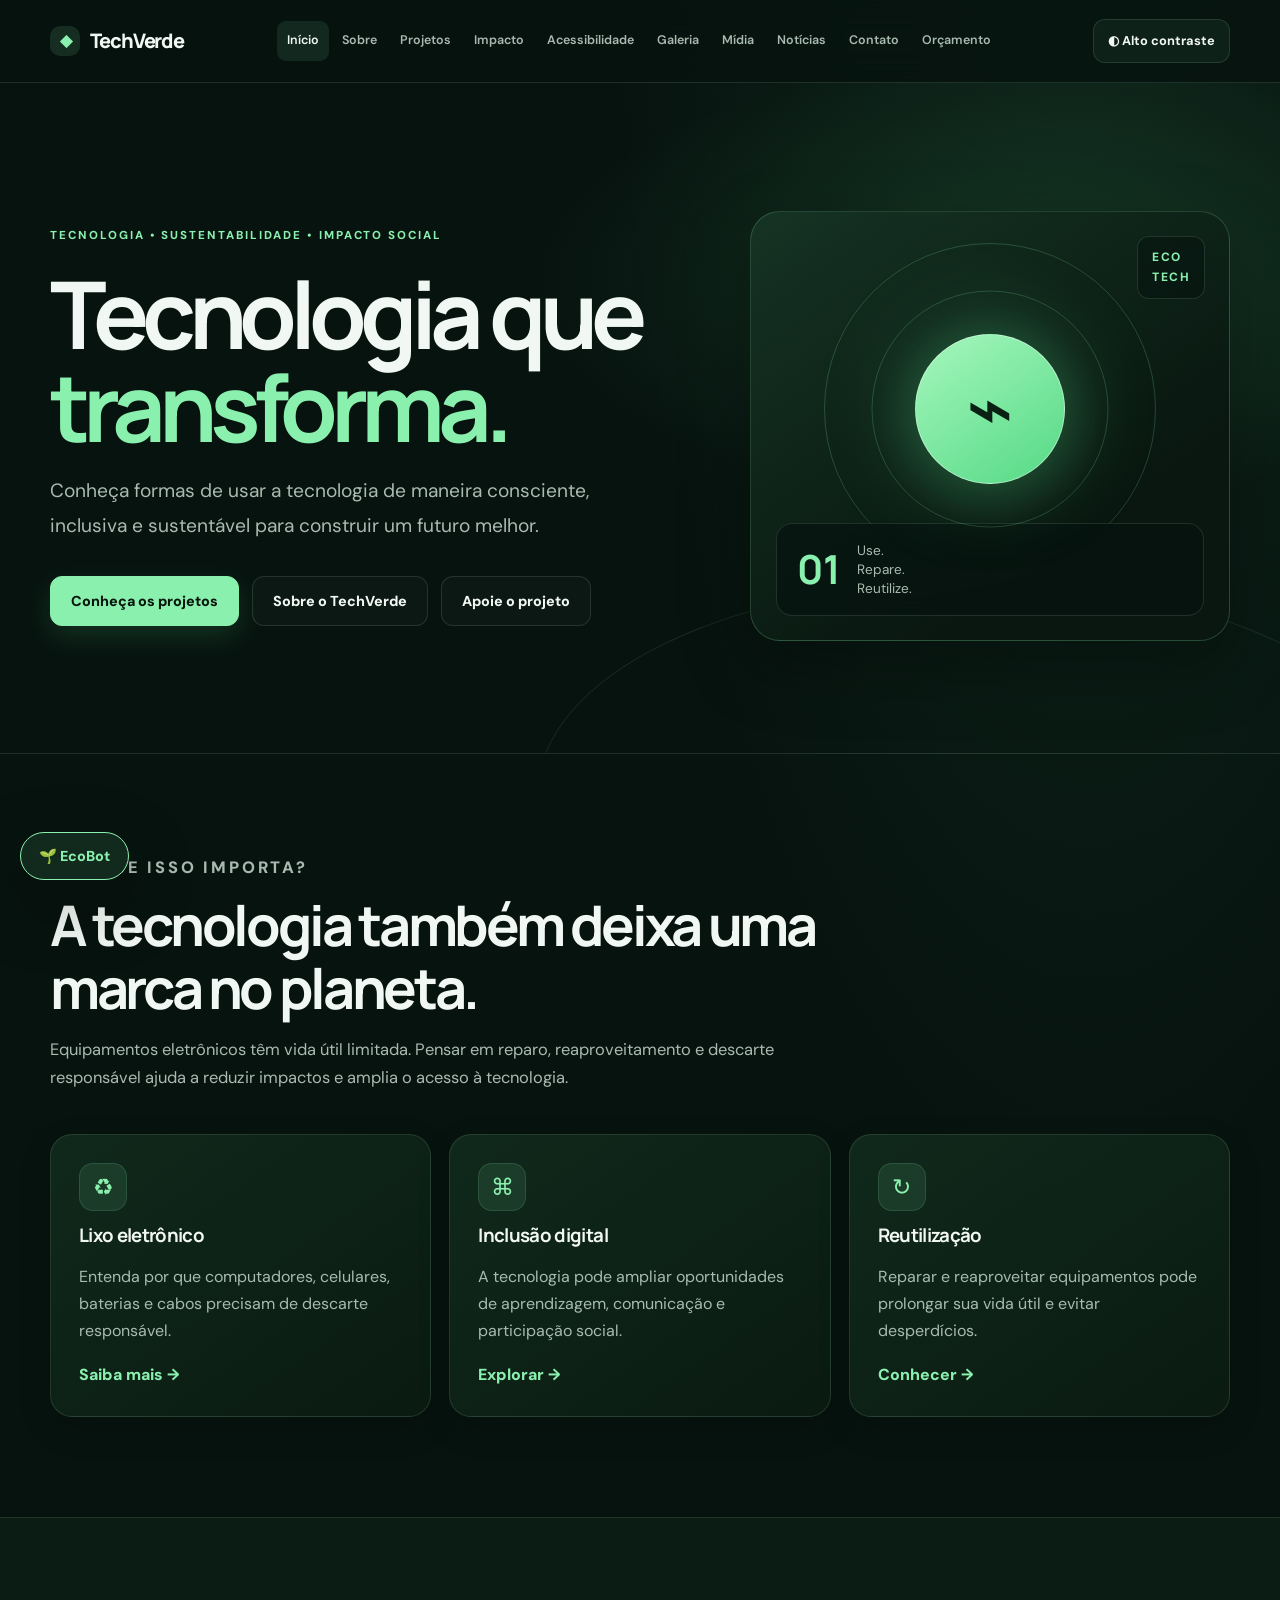
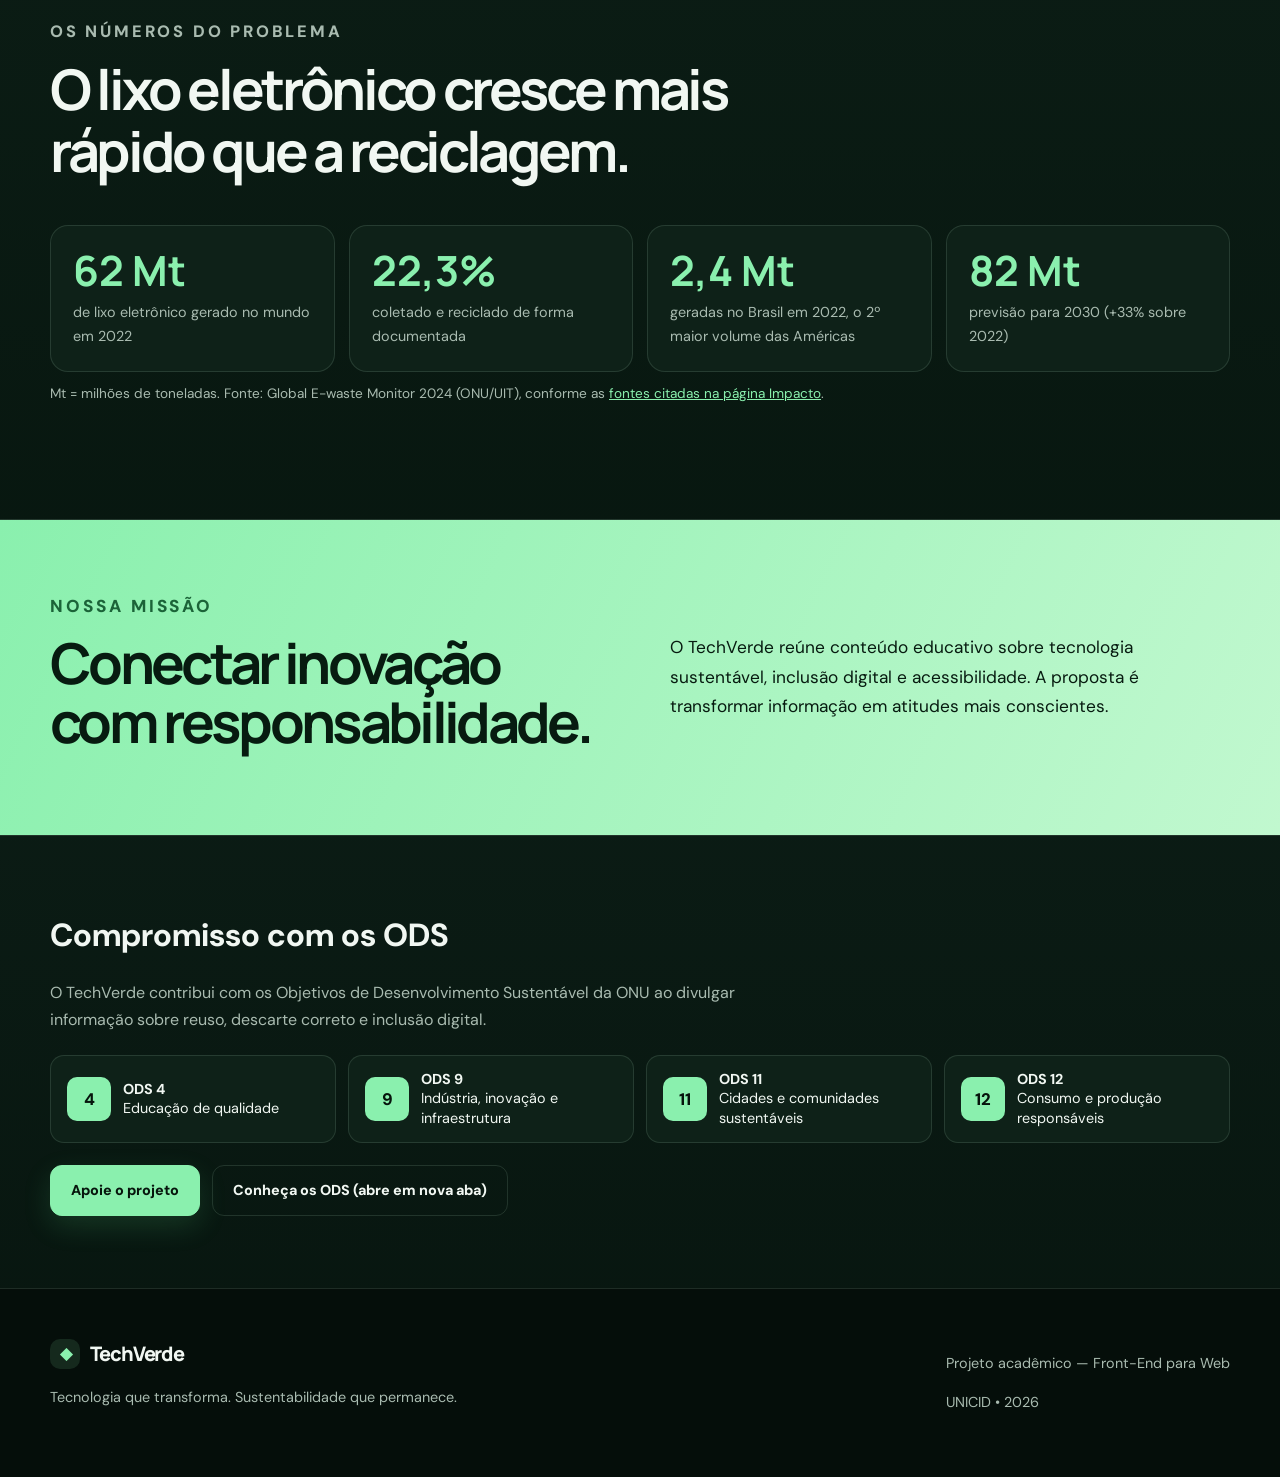
<file: index.html>
<!DOCTYPE html>
<html lang="pt-BR">
<head>
  <meta charset="UTF-8">
  <meta name="viewport" content="width=device-width, initial-scale=1.0">
  <meta name="theme-color" content="#07130f">
  <meta name="description" content="TechVerde: tecnologia, sustentabilidade e impacto social.">
  <title>TechVerde | Tecnologia que transforma</title>
  <link rel="icon" type="image/svg+xml" href="assets/favicon.svg">
<link rel="stylesheet" href="css/style.css">
<meta property="og:type" content="website">
<meta property="og:site_name" content="TechVerde">
<meta property="og:title" content="TechVerde | Tecnologia que transforma">
<meta property="og:description" content="TechVerde: tecnologia, sustentabilidade e impacto social.">
</head>
<body>
<a class="skip-link" href="#conteudo">Pular para o conteúdo</a>
<header class="site-header">
  <div class="container nav-wrap">
    <a class="logo" href="index.html"><span>◆</span> TechVerde</a>
    <button class="menu-toggle" type="button" aria-expanded="false" aria-controls="menu-principal" aria-label="Abrir menu de navegação"><span></span><span></span><span></span></button><nav id="menu-principal" aria-label="Navegação principal">
      <a class="active" aria-current="page" href="index.html">Início</a>
      <a href="sobre.html">Sobre</a>
      <a href="projetos.html">Projetos</a>
      <a href="impacto.html">Impacto</a>
      <a href="acessibilidade.html">Acessibilidade</a>
      <a href="galeria.html">Galeria</a>
      <a href="midia.html">Mídia</a>
      <a href="noticias.html">Notícias</a>
      <a href="contato.html">Contato</a>
      <a href="orcamento_hospedagem.html">Orçamento</a>
    </nav>
  </div>
</header>

<main id="conteudo">
<section class="hero">
  <div class="container hero-grid">
    <div>
      <p class="eyebrow">TECNOLOGIA • SUSTENTABILIDADE • IMPACTO SOCIAL</p>
      <h1>Tecnologia que <span>transforma.</span></h1>
      <p class="lead">Conheça formas de usar a tecnologia de maneira consciente, inclusiva e sustentável para construir um futuro melhor.</p>
      <div class="actions">
        <a class="btn primary" href="projetos.html">Conheça os projetos</a>
        <a class="btn secondary" href="sobre.html">Sobre o TechVerde</a>
        <a class="btn secondary" href="projetos.html#apoie">Apoie o projeto</a>
      </div>
    </div>
    <div class="hero-card" role="img" aria-label="Ilustração conceitual de tecnologia sustentável">
      <div class="orb">⌁</div>
      <div class="chip">ECO<br>TECH</div>
      <div class="hero-stat"><strong>01</strong><span>Use.<br>Repare.<br>Reutilize.</span></div>
    </div>
  </div>
</section>

<section class="section">
  <div class="container">
    <div class="section-heading">
      <p class="eyebrow">POR QUE ISSO IMPORTA?</p>
      <h2>A tecnologia também deixa uma marca no planeta.</h2>
      <p>Equipamentos eletrônicos têm vida útil limitada. Pensar em reparo, reaproveitamento e descarte responsável ajuda a reduzir impactos e amplia o acesso à tecnologia.</p>
    </div>
    <div class="cards three">
      <article class="card">
        <div class="icon">♻</div>
        <h3>Lixo eletrônico</h3>
        <p>Entenda por que computadores, celulares, baterias e cabos precisam de descarte responsável.</p>
        <a href="projetos.html">Saiba mais →</a>
      </article>
      <article class="card">
        <div class="icon">⌘</div>
        <h3>Inclusão digital</h3>
        <p>A tecnologia pode ampliar oportunidades de aprendizagem, comunicação e participação social.</p>
        <a href="acessibilidade.html">Explorar →</a>
      </article>
      <article class="card">
        <div class="icon">↻</div>
        <h3>Reutilização</h3>
        <p>Reparar e reaproveitar equipamentos pode prolongar sua vida útil e evitar desperdícios.</p>
        <a href="projetos.html">Conhecer →</a>
      </article>
    </div>
  </div>
</section>

<section class="section alt" aria-labelledby="titulo-numeros">
  <div class="container">
    <div class="section-heading">
      <p class="eyebrow">OS NÚMEROS DO PROBLEMA</p>
      <h2 id="titulo-numeros">O lixo eletrônico cresce mais rápido que a reciclagem.</h2>
    </div>
    <div class="stats">
      <div class="stat"><strong>62 Mt</strong><span>de lixo eletrônico gerado no mundo em 2022</span></div>
      <div class="stat"><strong>22,3%</strong><span>coletado e reciclado de forma documentada</span></div>
      <div class="stat"><strong>2,4 Mt</strong><span>geradas no Brasil em 2022, o 2º maior volume das Américas</span></div>
      <div class="stat"><strong>82 Mt</strong><span>previsão para 2030 (+33% sobre 2022)</span></div>
    </div>
    <p class="fonte">Mt = milhões de toneladas. Fonte: Global E-waste Monitor 2024 (ONU/UIT), conforme as <a href="impacto.html#fontes">fontes citadas na página Impacto</a>.</p>
  </div>
</section>

<section class="highlight">
  <div class="container highlight-grid">
    <div>
      <p class="eyebrow">NOSSA MISSÃO</p>
      <h2>Conectar inovação com responsabilidade.</h2>
    </div>
    <p>O TechVerde reúne conteúdo educativo sobre tecnologia sustentável, inclusão digital e acessibilidade. A proposta é transformar informação em atitudes mais conscientes.</p>
  </div>
</section>
<section class="ods-strip" aria-labelledby="ods-titulo"><div class="container"><h2 id="ods-titulo">Compromisso com os ODS</h2><p>O TechVerde contribui com os Objetivos de Desenvolvimento Sustentável da ONU ao divulgar informação sobre reuso, descarte correto e inclusão digital.</p><ul class="ods-list"><li><span class="ods-num" aria-hidden="true">4</span><span><strong>ODS 4</strong><br>Educação de qualidade</span></li><li><span class="ods-num" aria-hidden="true">9</span><span><strong>ODS 9</strong><br>Indústria, inovação e infraestrutura</span></li><li><span class="ods-num" aria-hidden="true">11</span><span><strong>ODS 11</strong><br>Cidades e comunidades sustentáveis</span></li><li><span class="ods-num" aria-hidden="true">12</span><span><strong>ODS 12</strong><br>Consumo e produção responsáveis</span></li></ul><div class="ods-actions"><a class="btn primary" href="projetos.html#apoie">Apoie o projeto</a><a class="btn ghost" href="https://brasil.un.org/pt-br/sdgs" target="_blank" rel="noopener">Conheça os ODS (abre em nova aba)</a></div></div></section>
</main>

<footer class="site-footer">
  <div class="container footer-grid">
    <div><a class="logo" href="index.html"><span>◆</span> TechVerde</a><p>Tecnologia que transforma. Sustentabilidade que permanece.</p></div>
    <div><p>Projeto acadêmico — Front-End para Web</p><p>UNICID • 2026</p></div>
  </div>
</footer>
<script src="js/script.js" defer></script>
<script src="js/ecobot.js" defer></script>
</body>
</html>
</file>
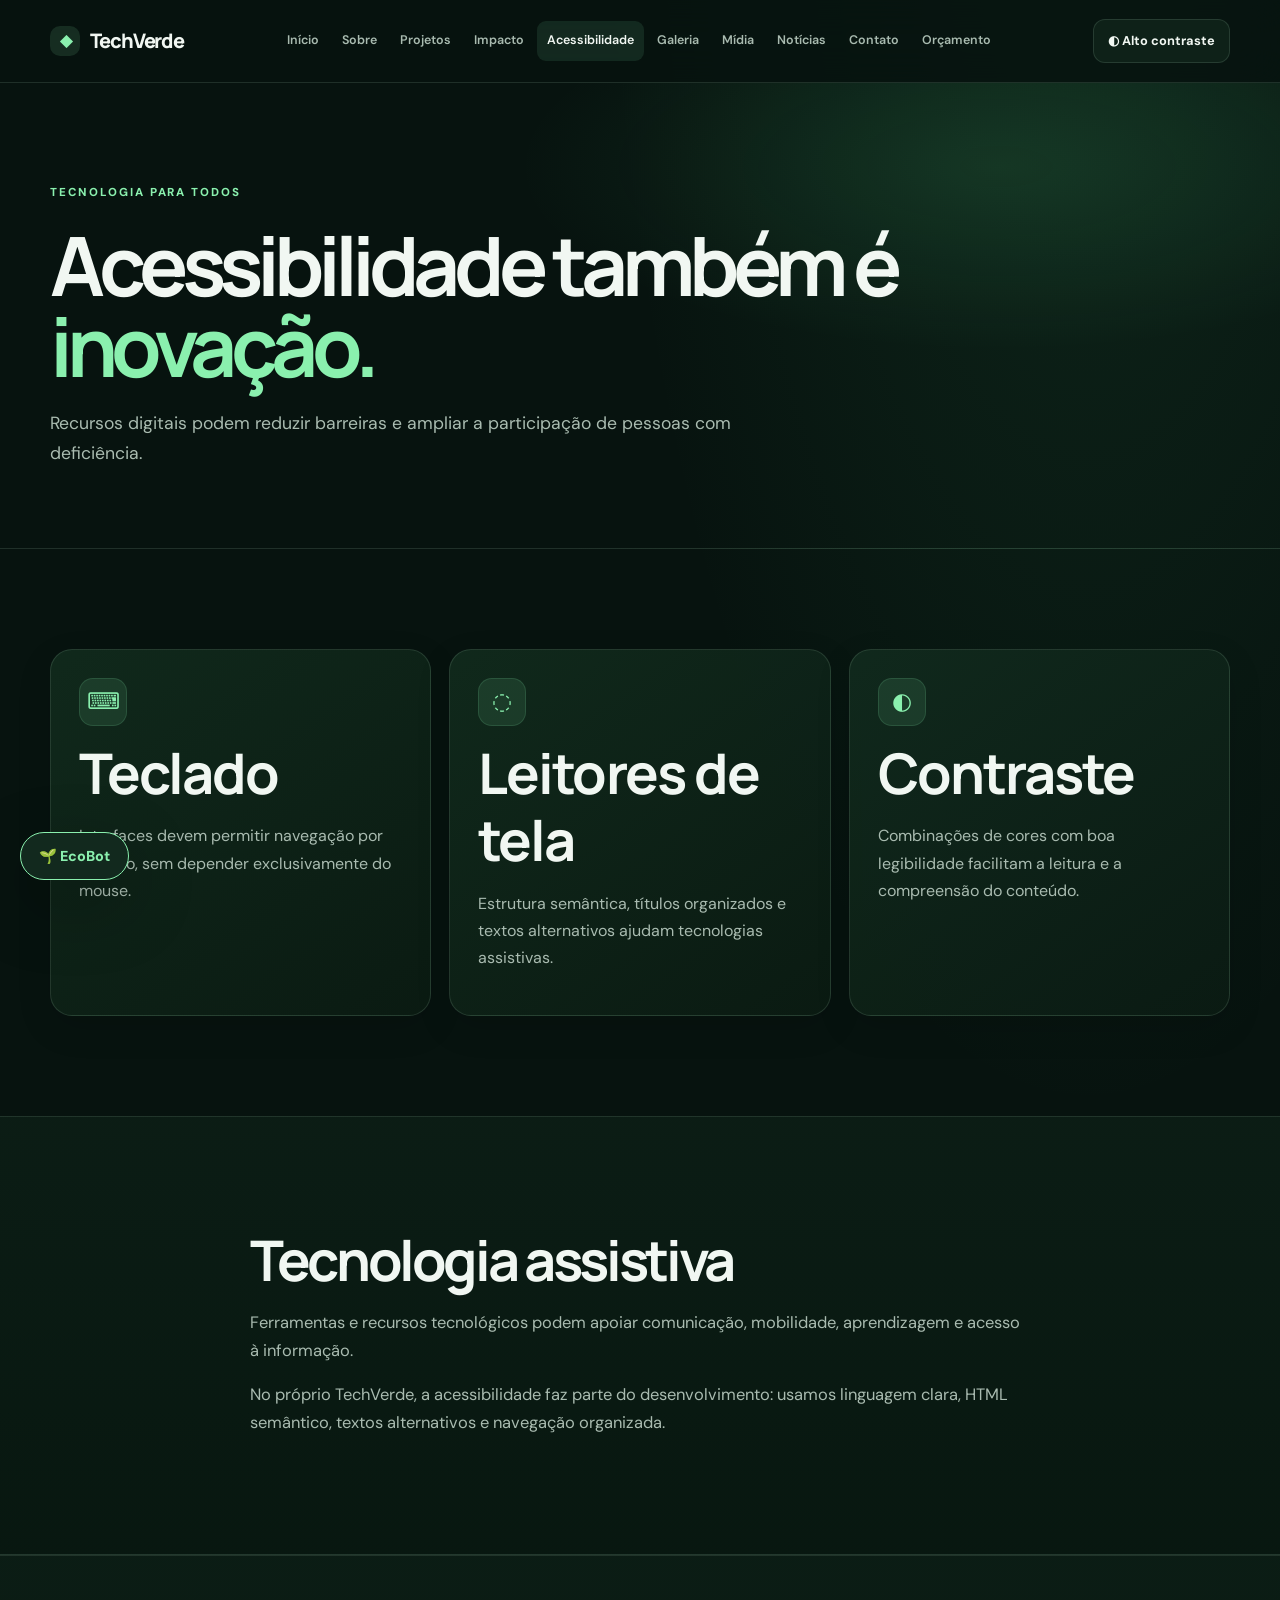
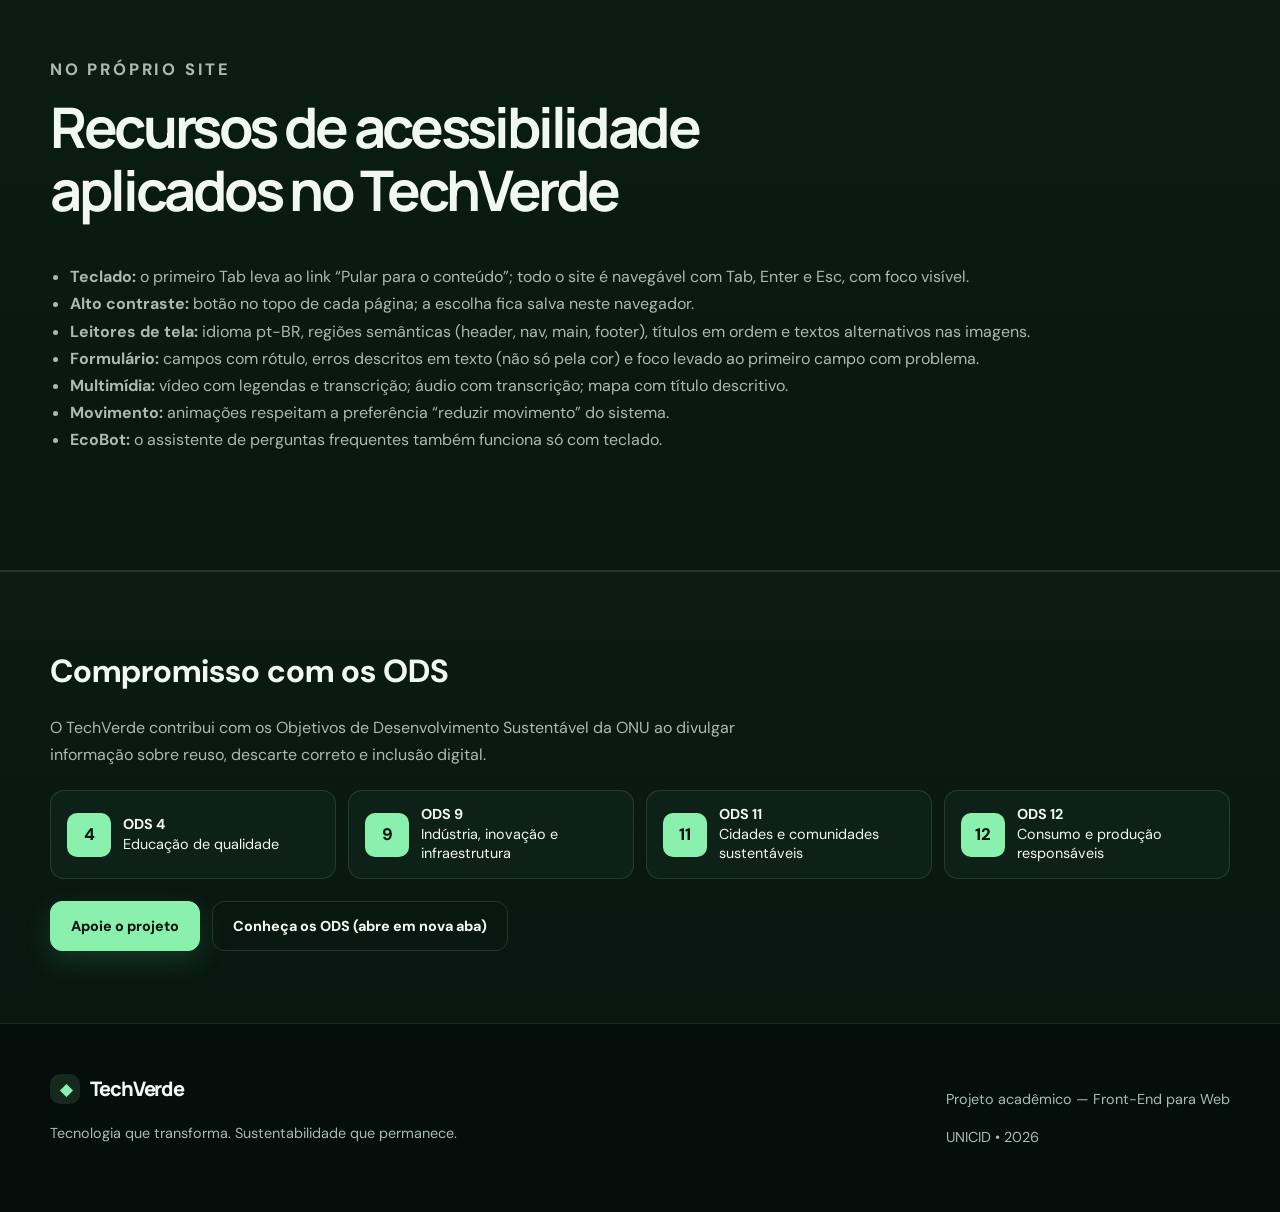
<file: acessibilidade.html>
<!DOCTYPE html>
<html lang="pt-BR"><head><meta charset="UTF-8"><meta name="viewport" content="width=device-width, initial-scale=1.0">
  <meta name="theme-color" content="#07130f"><meta name="description" content="Acessibilidade e tecnologia assistiva no TechVerde."><title>Acessibilidade | TechVerde</title><link rel="icon" type="image/svg+xml" href="assets/favicon.svg">
<link rel="stylesheet" href="css/style.css"><meta property="og:type" content="website">
<meta property="og:site_name" content="TechVerde">
<meta property="og:title" content="Acessibilidade | TechVerde">
<meta property="og:description" content="Acessibilidade e tecnologia assistiva no TechVerde.">
</head>
<body>
<a class="skip-link" href="#conteudo">Pular para o conteúdo</a>
<header class="site-header"><div class="container nav-wrap"><a class="logo" href="index.html"><span>◆</span> TechVerde</a><button class="menu-toggle" type="button" aria-expanded="false" aria-controls="menu-principal" aria-label="Abrir menu de navegação"><span></span><span></span><span></span></button><nav id="menu-principal" aria-label="Navegação principal"><a href="index.html">Início</a><a href="sobre.html">Sobre</a><a href="projetos.html">Projetos</a><a href="impacto.html">Impacto</a><a class="active" aria-current="page" href="acessibilidade.html">Acessibilidade</a><a href="galeria.html">Galeria</a><a href="midia.html">Mídia</a><a href="noticias.html">Notícias</a><a href="contato.html">Contato</a><a href="orcamento_hospedagem.html">Orçamento</a></nav></div></header>
<main id="conteudo"><section class="page-hero"><div class="container"><p class="eyebrow">TECNOLOGIA PARA TODOS</p><h1>Acessibilidade também é <span>inovação.</span></h1><p>Recursos digitais podem reduzir barreiras e ampliar a participação de pessoas com deficiência.</p></div></section>
<section class="section"><div class="container cards three"><article class="card"><div class="icon">⌨</div><h2>Teclado</h2><p>Interfaces devem permitir navegação por teclado, sem depender exclusivamente do mouse.</p></article><article class="card"><div class="icon">◌</div><h2>Leitores de tela</h2><p>Estrutura semântica, títulos organizados e textos alternativos ajudam tecnologias assistivas.</p></article><article class="card"><div class="icon">◐</div><h2>Contraste</h2><p>Combinações de cores com boa legibilidade facilitam a leitura e a compreensão do conteúdo.</p></article></div></section>
<section class="section alt"><div class="container narrow"><h2>Tecnologia assistiva</h2><p>Ferramentas e recursos tecnológicos podem apoiar comunicação, mobilidade, aprendizagem e acesso à informação.</p><p>No próprio TechVerde, a acessibilidade faz parte do desenvolvimento: usamos linguagem clara, HTML semântico, textos alternativos e navegação organizada.</p></div></section><section class="section alt" aria-labelledby="recursos-acess"><div class="container"><div class="section-heading"><p class="eyebrow">NO PRÓPRIO SITE</p><h2 id="recursos-acess">Recursos de acessibilidade aplicados no TechVerde</h2></div>
<ul class="lista-fontes">
<li><strong>Teclado:</strong> o primeiro Tab leva ao link “Pular para o conteúdo”; todo o site é navegável com Tab, Enter e Esc, com foco visível.</li>
<li><strong>Alto contraste:</strong> botão no topo de cada página; a escolha fica salva neste navegador.</li>
<li><strong>Leitores de tela:</strong> idioma pt-BR, regiões semânticas (header, nav, main, footer), títulos em ordem e textos alternativos nas imagens.</li>
<li><strong>Formulário:</strong> campos com rótulo, erros descritos em texto (não só pela cor) e foco levado ao primeiro campo com problema.</li>
<li><strong>Multimídia:</strong> vídeo com legendas e transcrição; áudio com transcrição; mapa com título descritivo.</li>
<li><strong>Movimento:</strong> animações respeitam a preferência “reduzir movimento” do sistema.</li>
<li><strong>EcoBot:</strong> o assistente de perguntas frequentes também funciona só com teclado.</li>
</ul></div></section>
<section class="ods-strip" aria-labelledby="ods-titulo"><div class="container"><h2 id="ods-titulo">Compromisso com os ODS</h2><p>O TechVerde contribui com os Objetivos de Desenvolvimento Sustentável da ONU ao divulgar informação sobre reuso, descarte correto e inclusão digital.</p><ul class="ods-list"><li><span class="ods-num" aria-hidden="true">4</span><span><strong>ODS 4</strong><br>Educação de qualidade</span></li><li><span class="ods-num" aria-hidden="true">9</span><span><strong>ODS 9</strong><br>Indústria, inovação e infraestrutura</span></li><li><span class="ods-num" aria-hidden="true">11</span><span><strong>ODS 11</strong><br>Cidades e comunidades sustentáveis</span></li><li><span class="ods-num" aria-hidden="true">12</span><span><strong>ODS 12</strong><br>Consumo e produção responsáveis</span></li></ul><div class="ods-actions"><a class="btn primary" href="projetos.html#apoie">Apoie o projeto</a><a class="btn ghost" href="https://brasil.un.org/pt-br/sdgs" target="_blank" rel="noopener">Conheça os ODS (abre em nova aba)</a></div></div></section>
</main>
<footer class="site-footer"><div class="container footer-grid"><div><a class="logo" href="index.html"><span>◆</span> TechVerde</a><p>Tecnologia que transforma. Sustentabilidade que permanece.</p></div><div><p>Projeto acadêmico — Front-End para Web</p><p>UNICID • 2026</p></div></div></footer><script src="js/script.js" defer></script>
<script src="js/ecobot.js" defer></script>
</body></html>
</file>
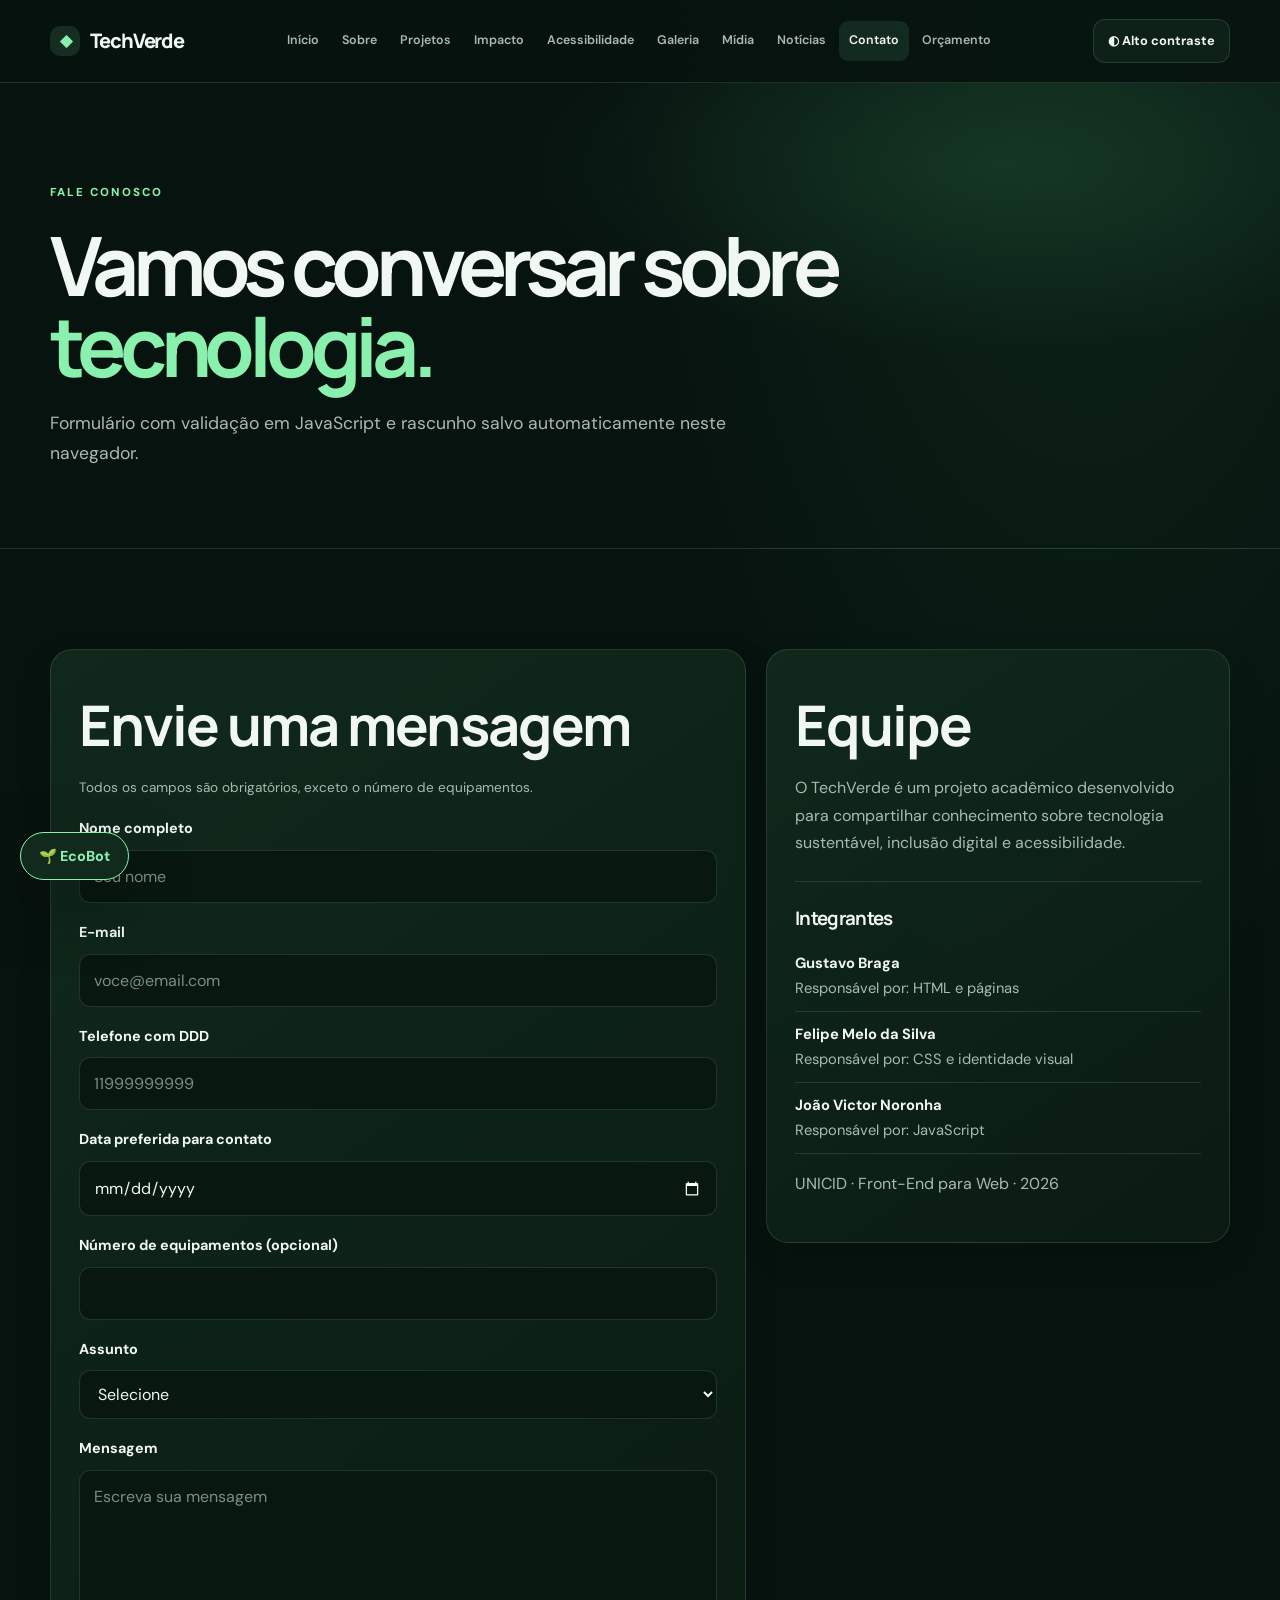
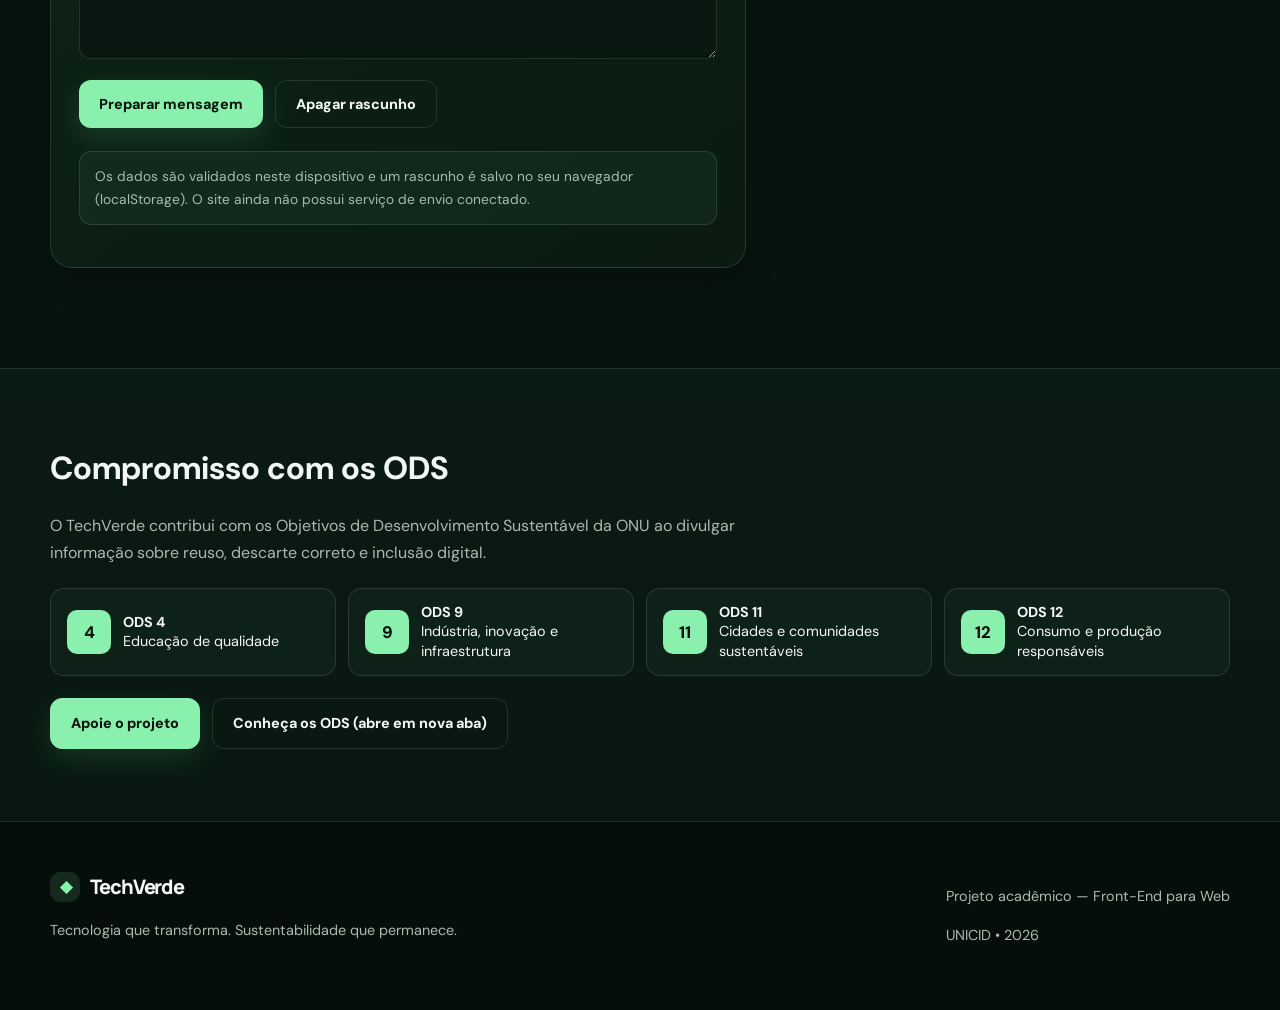
<file: contato.html>
<!DOCTYPE html>
<html lang="pt-BR"><head><meta charset="UTF-8"><meta name="viewport" content="width=device-width, initial-scale=1.0">
  <meta name="theme-color" content="#07130f"><meta name="description" content="Entre em contato com o TechVerde."><title>Contato | TechVerde</title><link rel="icon" type="image/svg+xml" href="assets/favicon.svg">
<link rel="stylesheet" href="css/style.css"><meta property="og:type" content="website">
<meta property="og:site_name" content="TechVerde">
<meta property="og:title" content="Contato | TechVerde">
<meta property="og:description" content="Entre em contato com o TechVerde.">
</head>
<body>
<a class="skip-link" href="#conteudo">Pular para o conteúdo</a>
<header class="site-header"><div class="container nav-wrap"><a class="logo" href="index.html"><span>◆</span> TechVerde</a><button class="menu-toggle" type="button" aria-expanded="false" aria-controls="menu-principal" aria-label="Abrir menu de navegação"><span></span><span></span><span></span></button><nav id="menu-principal" aria-label="Navegação principal"><a href="index.html">Início</a><a href="sobre.html">Sobre</a><a href="projetos.html">Projetos</a><a href="impacto.html">Impacto</a><a href="acessibilidade.html">Acessibilidade</a><a href="galeria.html">Galeria</a><a href="midia.html">Mídia</a><a href="noticias.html">Notícias</a><a class="active" aria-current="page" href="contato.html">Contato</a><a href="orcamento_hospedagem.html">Orçamento</a></nav></div></header>
<main id="conteudo"><section class="page-hero"><div class="container"><p class="eyebrow">FALE CONOSCO</p><h1>Vamos conversar sobre <span>tecnologia.</span></h1><p>Formulário com validação em JavaScript e rascunho salvo automaticamente neste navegador.</p></div></section>
<section class="section"><div class="container contact-grid"><form class="card form" id="form-contato" novalidate>
<h2>Envie uma mensagem</h2>
<p class="required-note">Todos os campos são obrigatórios, exceto o número de equipamentos.</p>
<label for="nome">Nome completo</label><input id="nome" name="nome" type="text" required autocomplete="name" aria-describedby="erro-nome" placeholder="Seu nome"><span class="error-msg" id="erro-nome"></span>
<label for="email">E-mail</label><input id="email" name="email" type="email" required autocomplete="email" aria-describedby="erro-email" placeholder="voce@email.com"><span class="error-msg" id="erro-email"></span>
<label for="telefone">Telefone com DDD</label><input id="telefone" name="telefone" type="tel" required inputmode="numeric" autocomplete="tel" aria-describedby="erro-telefone" placeholder="11999999999"><span class="error-msg" id="erro-telefone"></span>
<label for="data">Data preferida para contato</label><input id="data" name="data" type="date" required aria-describedby="erro-data"><span class="error-msg" id="erro-data"></span>
<label for="numero">Número de equipamentos (opcional)</label><input id="numero" name="numero" type="number" min="0" max="100" aria-describedby="erro-numero"><span class="error-msg" id="erro-numero"></span>
<label for="assunto">Assunto</label><select id="assunto" name="assunto" required aria-describedby="erro-assunto"><option value="">Selecione</option><option>Projeto</option><option>Voluntariado</option><option>Doação de equipamentos</option><option>Inclusão digital</option><option>Sustentabilidade</option><option>Outro</option></select><span class="error-msg" id="erro-assunto"></span>
<label for="mensagem">Mensagem</label><textarea id="mensagem" name="mensagem" required rows="6" aria-describedby="erro-mensagem" placeholder="Escreva sua mensagem"></textarea><span class="error-msg" id="erro-mensagem"></span>
<div class="form-actions"><button class="btn primary" type="submit">Preparar mensagem</button><button class="btn ghost" type="button" id="limpar-rascunho">Apagar rascunho</button></div>
<p class="form-note" id="form-status" role="status" aria-live="polite">Os dados são validados neste dispositivo e um rascunho é salvo no seu navegador (localStorage). O site ainda não possui serviço de envio conectado.</p>
</form>
<aside class="card"><h2>Equipe</h2><p>O TechVerde é um projeto acadêmico desenvolvido para compartilhar conhecimento sobre tecnologia sustentável, inclusão digital e acessibilidade.</p><hr><h3>Integrantes</h3>
<ul class="lista-equipe">
<li><strong>Gustavo Braga</strong> <br>Responsável por: HTML e páginas</li>
<li><strong>Felipe Melo da Silva</strong> <br>Responsável por: CSS e identidade visual</li>
<li><strong>João Victor Noronha</strong>  <br>Responsável por: JavaScript</li>
</ul><p class="muted">  UNICID · Front-End para Web · 2026</p></aside></div></section><section class="ods-strip" aria-labelledby="ods-titulo"><div class="container"><h2 id="ods-titulo">Compromisso com os ODS</h2><p>O TechVerde contribui com os Objetivos de Desenvolvimento Sustentável da ONU ao divulgar informação sobre reuso, descarte correto e inclusão digital.</p><ul class="ods-list"><li><span class="ods-num" aria-hidden="true">4</span><span><strong>ODS 4</strong><br>Educação de qualidade</span></li><li><span class="ods-num" aria-hidden="true">9</span><span><strong>ODS 9</strong><br>Indústria, inovação e infraestrutura</span></li><li><span class="ods-num" aria-hidden="true">11</span><span><strong>ODS 11</strong><br>Cidades e comunidades sustentáveis</span></li><li><span class="ods-num" aria-hidden="true">12</span><span><strong>ODS 12</strong><br>Consumo e produção responsáveis</span></li></ul><div class="ods-actions"><a class="btn primary" href="projetos.html#apoie">Apoie o projeto</a><a class="btn ghost" href="https://brasil.un.org/pt-br/sdgs" target="_blank" rel="noopener">Conheça os ODS (abre em nova aba)</a></div></div></section>
</main>
<footer class="site-footer"><div class="container footer-grid"><div><a class="logo" href="index.html"><span>◆</span> TechVerde</a><p>Tecnologia que transforma. Sustentabilidade que permanece.</p></div><div><p>Projeto acadêmico — Front-End para Web</p><p>UNICID • 2026</p></div></div></footer><script src="js/script.js" defer></script>
<script src="js/ecobot.js" defer></script>
</body></html>
</file>
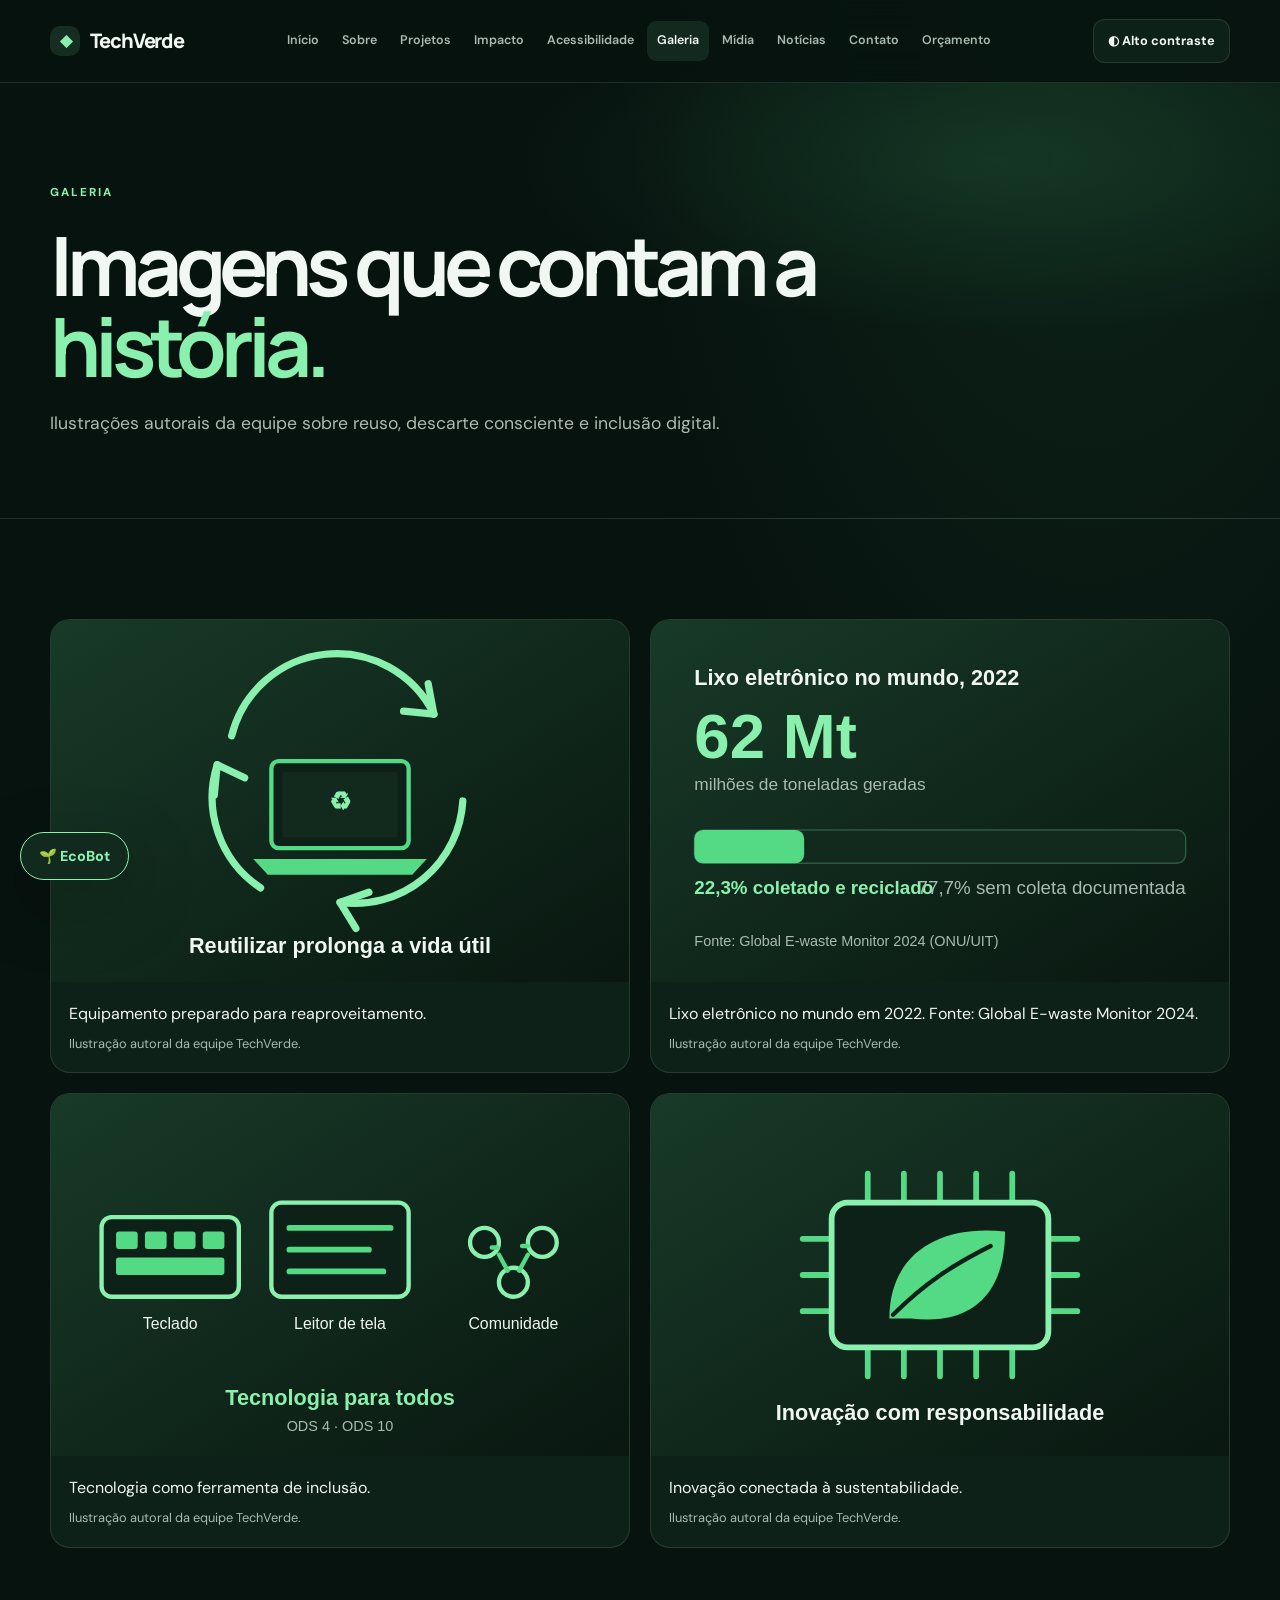
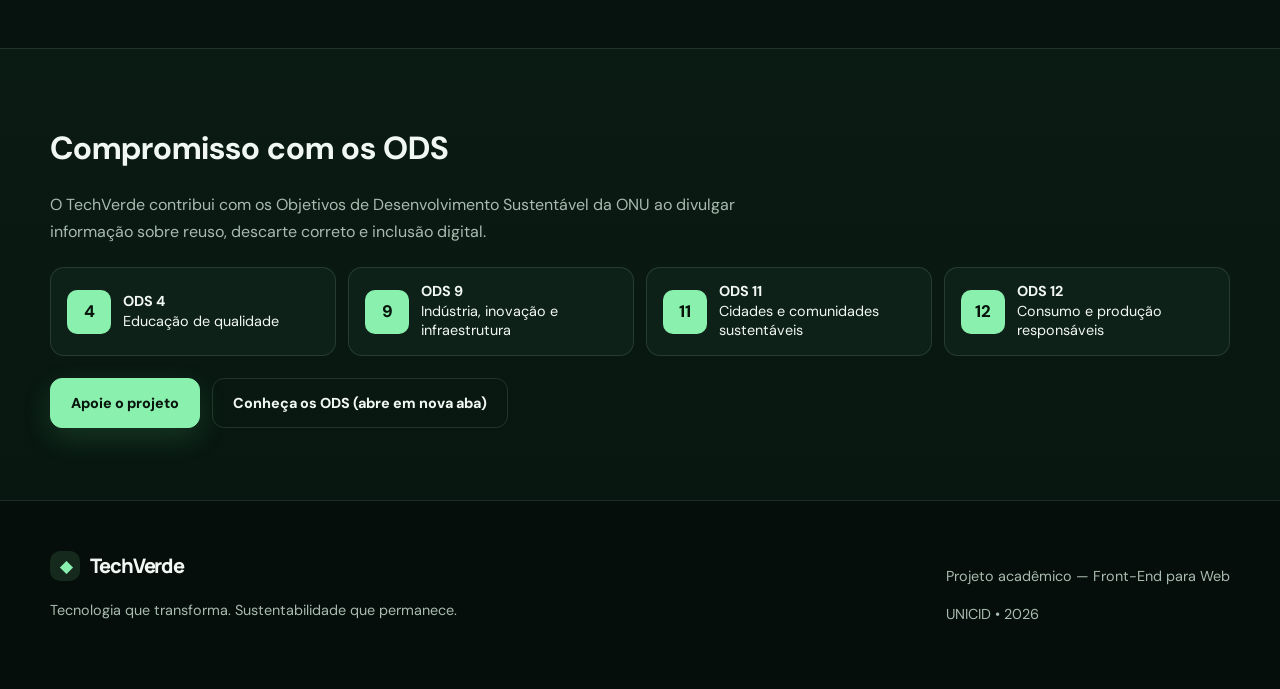
<file: galeria.html>
<!DOCTYPE html>
<html lang="pt-BR"><head><meta charset="UTF-8"><meta name="viewport" content="width=device-width, initial-scale=1.0">
  <meta name="theme-color" content="#07130f"><meta name="description" content="Galeria do TechVerde."><title>Galeria | TechVerde</title><link rel="icon" type="image/svg+xml" href="assets/favicon.svg">
<link rel="stylesheet" href="css/style.css"><meta property="og:type" content="website">
<meta property="og:site_name" content="TechVerde">
<meta property="og:title" content="Galeria | TechVerde">
<meta property="og:description" content="Galeria do TechVerde.">
</head>
<body>
<a class="skip-link" href="#conteudo">Pular para o conteúdo</a>
<header class="site-header"><div class="container nav-wrap"><a class="logo" href="index.html"><span>◆</span> TechVerde</a><button class="menu-toggle" type="button" aria-expanded="false" aria-controls="menu-principal" aria-label="Abrir menu de navegação"><span></span><span></span><span></span></button><nav id="menu-principal" aria-label="Navegação principal"><a href="index.html">Início</a><a href="sobre.html">Sobre</a><a href="projetos.html">Projetos</a><a href="impacto.html">Impacto</a><a href="acessibilidade.html">Acessibilidade</a><a class="active" aria-current="page" href="galeria.html">Galeria</a><a href="midia.html">Mídia</a><a href="noticias.html">Notícias</a><a href="contato.html">Contato</a><a href="orcamento_hospedagem.html">Orçamento</a></nav></div></header>
<main id="conteudo"><section class="page-hero"><div class="container"><p class="eyebrow">GALERIA</p><h1>Imagens que contam a <span>história.</span></h1><p>Ilustrações autorais da equipe sobre reuso, descarte consciente e inclusão digital.</p></div></section>
<section class="section"><div class="container gallery"><figure><img src="img/computador-reutilizado.svg" alt="Notebook cercado por três setas em ciclo, simbolizando o reaproveitamento de equipamentos." width="800" height="500" loading="lazy"><figcaption>Equipamento preparado para reaproveitamento.<small class="credito">Ilustração autoral da equipe TechVerde.</small></figcaption></figure><figure><img src="img/lixo-eletronico.svg" alt="Gráfico de barra: dos 62 milhões de toneladas de lixo eletrônico gerados em 2022, 22,3% foram coletados e reciclados de forma documentada." width="800" height="500" loading="lazy"><figcaption>Lixo eletrônico no mundo em 2022. Fonte: Global E-waste Monitor 2024.<small class="credito">Ilustração autoral da equipe TechVerde.</small></figcaption></figure><figure><img src="img/inclusao-digital.svg" alt="Ícones de teclado, tela de texto e pessoas conectadas, representando a inclusão digital." width="800" height="500" loading="lazy"><figcaption>Tecnologia como ferramenta de inclusão.<small class="credito">Ilustração autoral da equipe TechVerde.</small></figcaption></figure><figure><img src="img/tecnologia-verde.svg" alt="Chip de computador com uma folha verde no centro, simbolizando tecnologia sustentável." width="800" height="500" loading="lazy"><figcaption>Inovação conectada à sustentabilidade.<small class="credito">Ilustração autoral da equipe TechVerde.</small></figcaption></figure></div></section><section class="ods-strip" aria-labelledby="ods-titulo"><div class="container"><h2 id="ods-titulo">Compromisso com os ODS</h2><p>O TechVerde contribui com os Objetivos de Desenvolvimento Sustentável da ONU ao divulgar informação sobre reuso, descarte correto e inclusão digital.</p><ul class="ods-list"><li><span class="ods-num" aria-hidden="true">4</span><span><strong>ODS 4</strong><br>Educação de qualidade</span></li><li><span class="ods-num" aria-hidden="true">9</span><span><strong>ODS 9</strong><br>Indústria, inovação e infraestrutura</span></li><li><span class="ods-num" aria-hidden="true">11</span><span><strong>ODS 11</strong><br>Cidades e comunidades sustentáveis</span></li><li><span class="ods-num" aria-hidden="true">12</span><span><strong>ODS 12</strong><br>Consumo e produção responsáveis</span></li></ul><div class="ods-actions"><a class="btn primary" href="projetos.html#apoie">Apoie o projeto</a><a class="btn ghost" href="https://brasil.un.org/pt-br/sdgs" target="_blank" rel="noopener">Conheça os ODS (abre em nova aba)</a></div></div></section>
</main>
<footer class="site-footer"><div class="container footer-grid"><div><a class="logo" href="index.html"><span>◆</span> TechVerde</a><p>Tecnologia que transforma. Sustentabilidade que permanece.</p></div><div><p>Projeto acadêmico — Front-End para Web</p><p>UNICID • 2026</p></div></div></footer><script src="js/script.js" defer></script>
<script src="js/ecobot.js" defer></script>
</body></html>
</file>
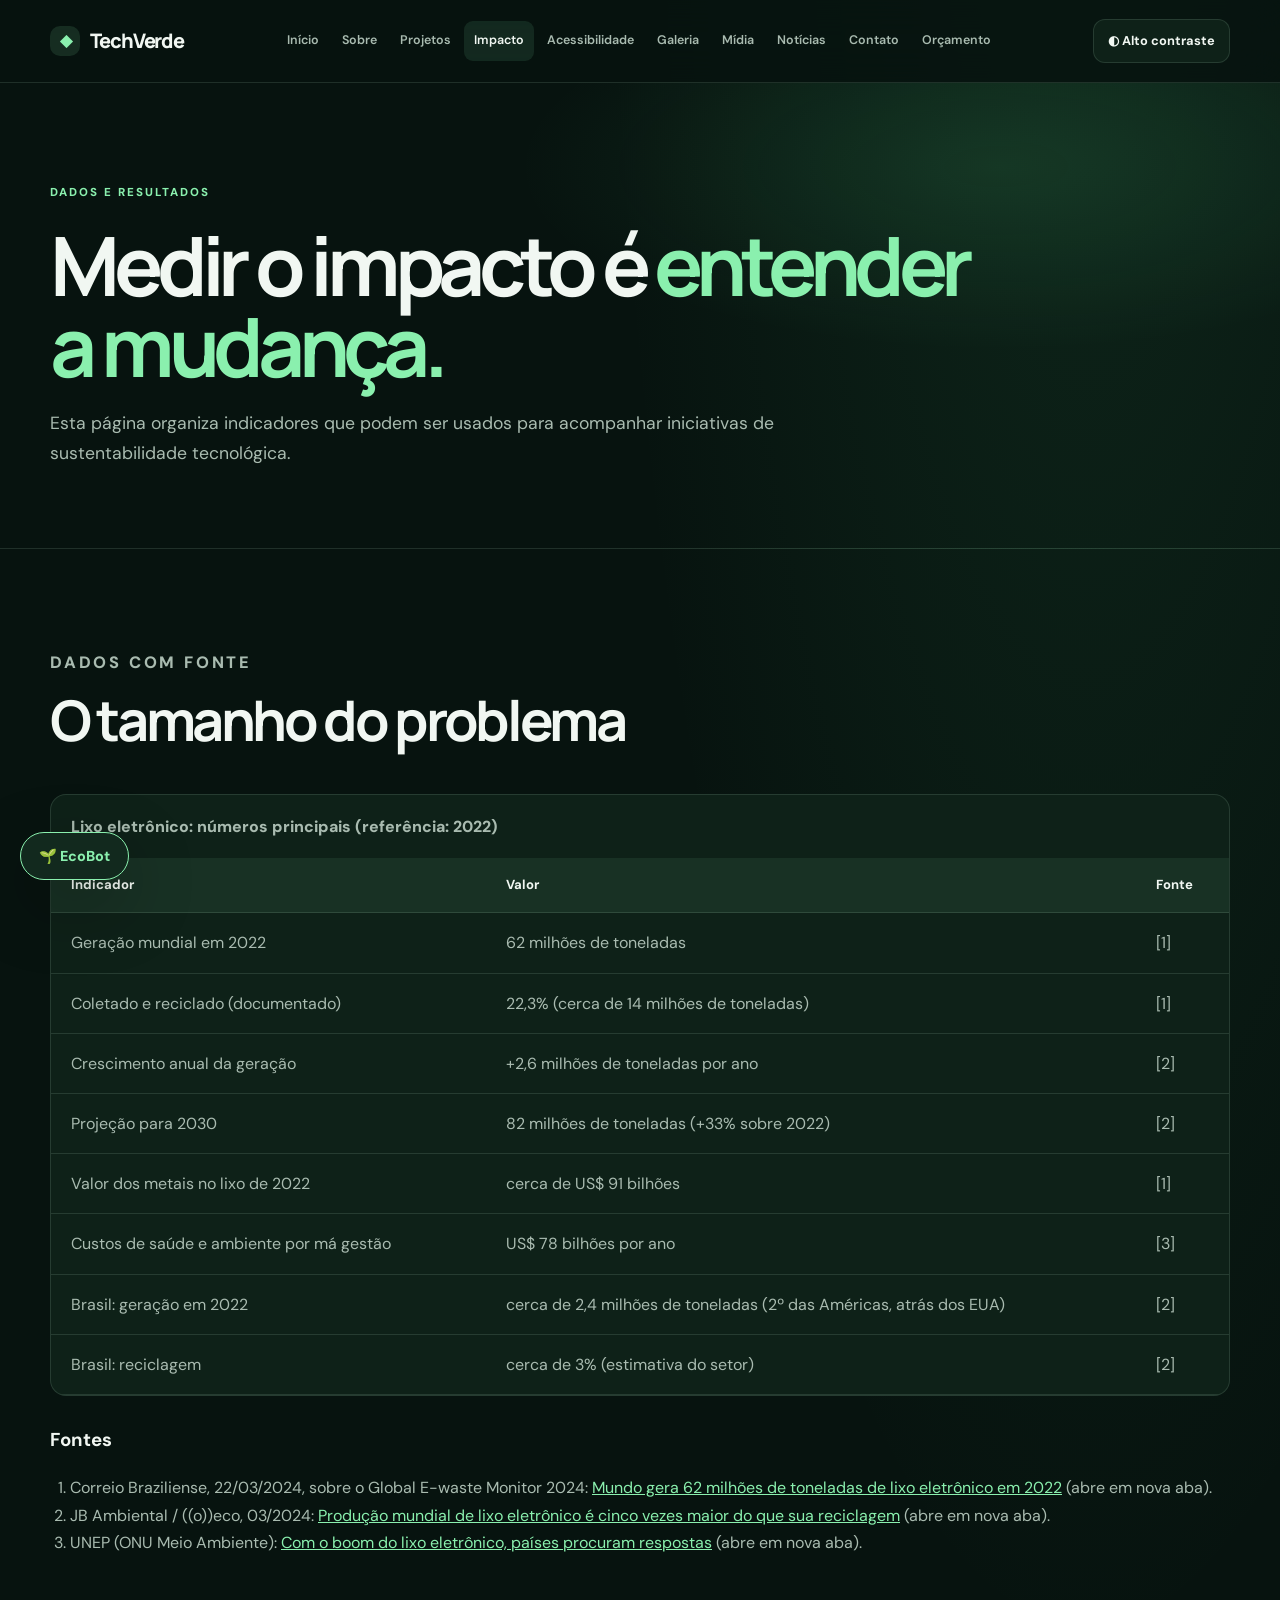
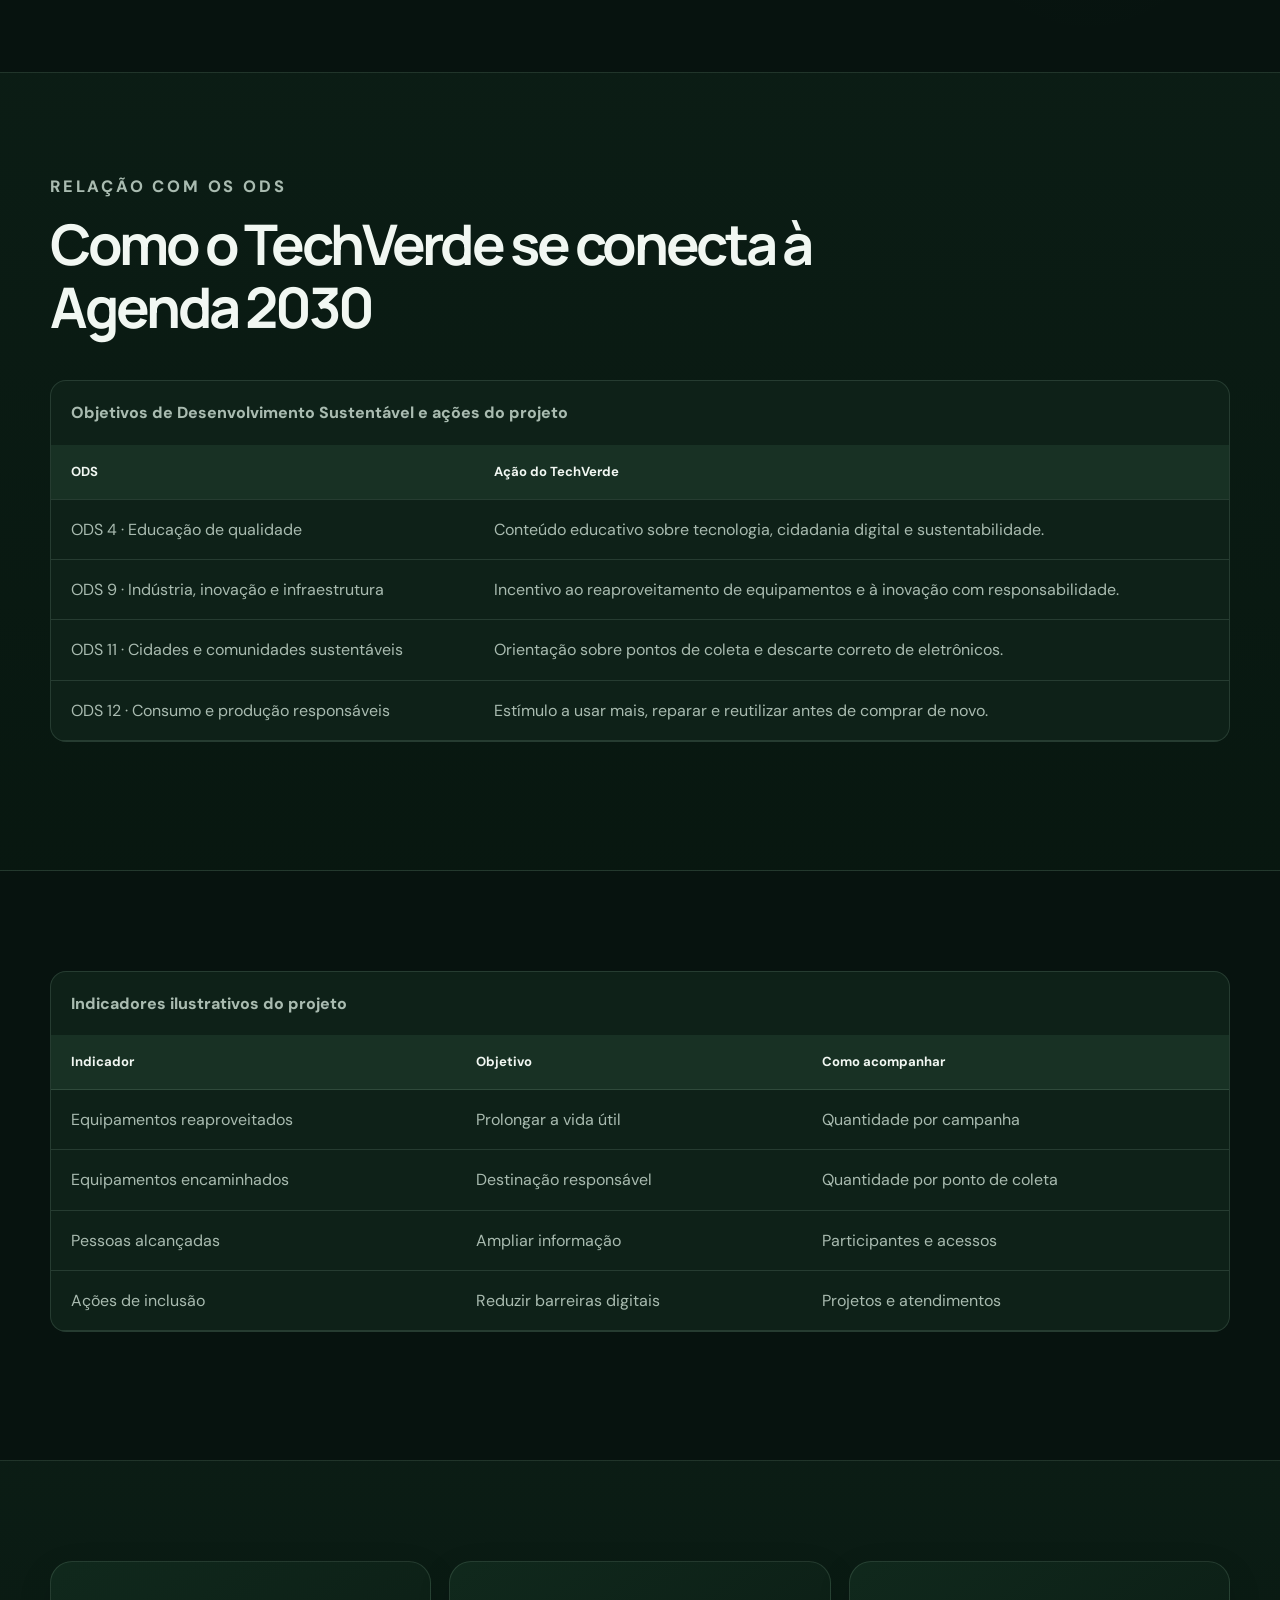
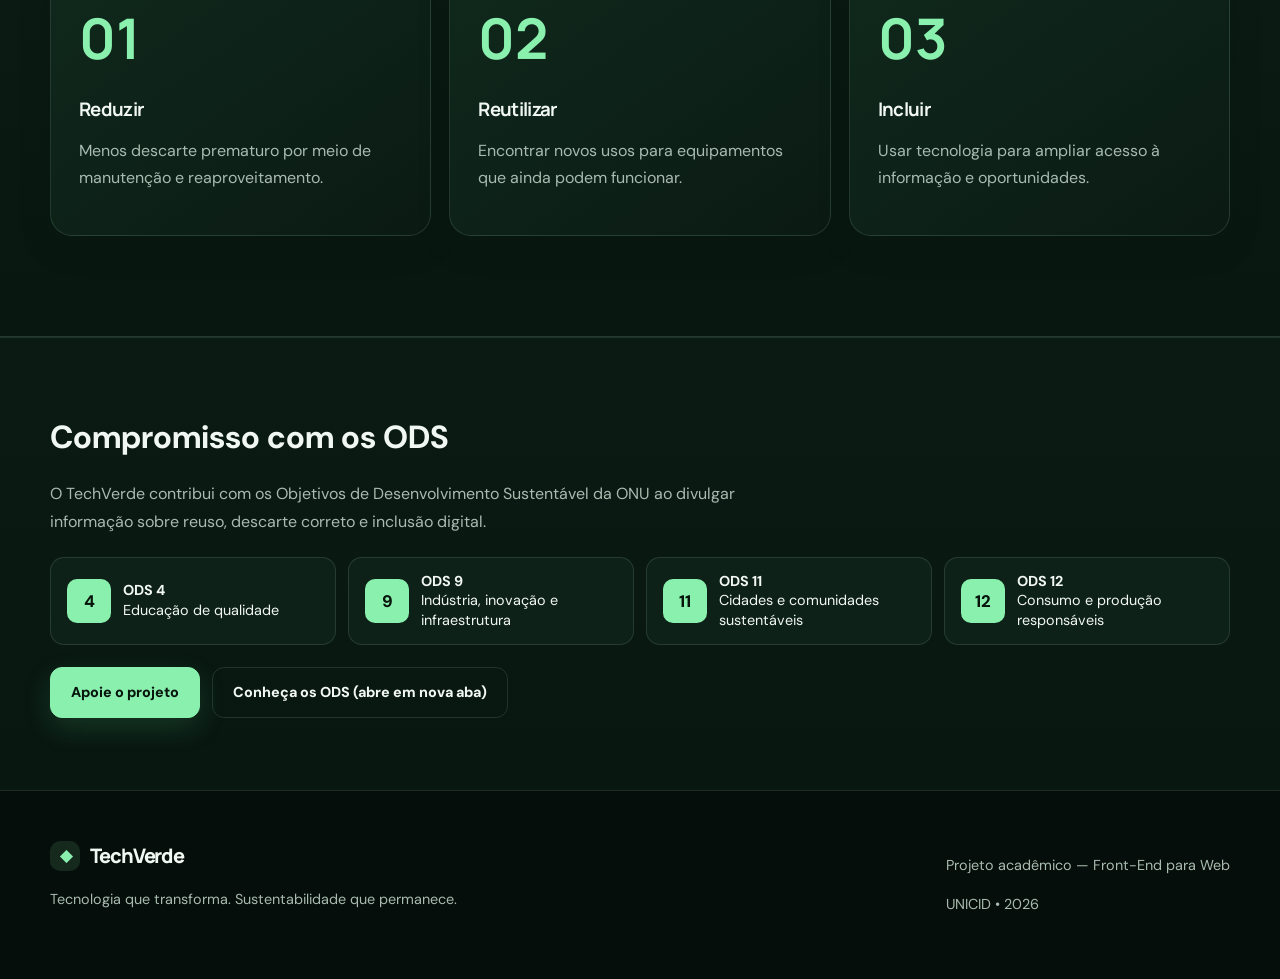
<file: impacto.html>
<!DOCTYPE html>
<html lang="pt-BR"><head><meta charset="UTF-8"><meta name="viewport" content="width=device-width, initial-scale=1.0">
  <meta name="theme-color" content="#07130f"><meta name="description" content="Impacto da tecnologia sustentável."><title>Impacto | TechVerde</title><link rel="icon" type="image/svg+xml" href="assets/favicon.svg">
<link rel="stylesheet" href="css/style.css"><meta property="og:type" content="website">
<meta property="og:site_name" content="TechVerde">
<meta property="og:title" content="Impacto | TechVerde">
<meta property="og:description" content="Impacto da tecnologia sustentável.">
</head>
<body>
<a class="skip-link" href="#conteudo">Pular para o conteúdo</a>
<header class="site-header"><div class="container nav-wrap"><a class="logo" href="index.html"><span>◆</span> TechVerde</a><button class="menu-toggle" type="button" aria-expanded="false" aria-controls="menu-principal" aria-label="Abrir menu de navegação"><span></span><span></span><span></span></button><nav id="menu-principal" aria-label="Navegação principal"><a href="index.html">Início</a><a href="sobre.html">Sobre</a><a href="projetos.html">Projetos</a><a class="active" aria-current="page" href="impacto.html">Impacto</a><a href="acessibilidade.html">Acessibilidade</a><a href="galeria.html">Galeria</a><a href="midia.html">Mídia</a><a href="noticias.html">Notícias</a><a href="contato.html">Contato</a><a href="orcamento_hospedagem.html">Orçamento</a></nav></div></header>
<main id="conteudo"><section class="page-hero"><div class="container"><p class="eyebrow">DADOS E RESULTADOS</p><h1>Medir o impacto é <span>entender a mudança.</span></h1><p>Esta página organiza indicadores que podem ser usados para acompanhar iniciativas de sustentabilidade tecnológica.</p></div></section>
<section class="section" id="dados"><div class="container"><div class="section-heading"><p class="eyebrow">DADOS COM FONTE</p><h2>O tamanho do problema</h2></div>
<div class="table-wrap" tabindex="0" role="region" aria-label="Lixo eletrônico: números principais (referência: 2022) (tabela com rolagem)"><table><caption>Lixo eletrônico: números principais (referência: 2022)</caption><thead><tr><th scope="col">Indicador</th><th scope="col">Valor</th><th scope="col">Fonte</th></tr></thead><tbody>
<tr><td>Geração mundial em 2022</td><td>62 milhões de toneladas</td><td>[1]</td></tr>
<tr><td>Coletado e reciclado (documentado)</td><td>22,3% (cerca de 14 milhões de toneladas)</td><td>[1]</td></tr>
<tr><td>Crescimento anual da geração</td><td>+2,6 milhões de toneladas por ano</td><td>[2]</td></tr>
<tr><td>Projeção para 2030</td><td>82 milhões de toneladas (+33% sobre 2022)</td><td>[2]</td></tr>
<tr><td>Valor dos metais no lixo de 2022</td><td>cerca de US$ 91 bilhões</td><td>[1]</td></tr>
<tr><td>Custos de saúde e ambiente por má gestão</td><td>US$ 78 bilhões por ano</td><td>[3]</td></tr>
<tr><td>Brasil: geração em 2022</td><td>cerca de 2,4 milhões de toneladas (2º das Américas, atrás dos EUA)</td><td>[2]</td></tr>
<tr><td>Brasil: reciclagem</td><td>cerca de 3% (estimativa do setor)</td><td>[2]</td></tr>
</tbody></table></div>
<h3 id="fontes">Fontes</h3>
<ol class="lista-fontes">
<li>Correio Braziliense, 22/03/2024, sobre o Global E-waste Monitor 2024: <a href="https://www.correiobraziliense.com.br/ciencia-e-saude/2024/03/6822092-mundo-gera-62-milhoes-de-toneladas-de-lixo-eletronico-em-2022-alerta-relatorio-da-onu.html" target="_blank" rel="noopener">Mundo gera 62 milhões de toneladas de lixo eletrônico em 2022</a> (abre em nova aba).</li>
<li>JB Ambiental / ((o))eco, 03/2024: <a href="https://www.jb.com.br/brasil/meio-ambiente/2024/03/amp/1049208-producao-mundial-de-lixo-eletronico-e-cinco-vezes-maior-do-que-sua-reciclagem-diz-onu.html" target="_blank" rel="noopener">Produção mundial de lixo eletrônico é cinco vezes maior do que sua reciclagem</a> (abre em nova aba).</li>
<li>UNEP (ONU Meio Ambiente): <a href="https://www.unep.org/pt-br/noticias-e-reportagens/reportagem/com-o-boom-do-lixo-eletronico-paises-procuram-respostas" target="_blank" rel="noopener">Com o boom do lixo eletrônico, países procuram respostas</a> (abre em nova aba).</li>
</ol></div></section>
<section class="section alt"><div class="container"><div class="section-heading"><p class="eyebrow">RELAÇÃO COM OS ODS</p><h2>Como o TechVerde se conecta à Agenda 2030</h2></div>
<div class="table-wrap" tabindex="0" role="region" aria-label="Objetivos de Desenvolvimento Sustentável e ações do projeto (tabela com rolagem)"><table><caption>Objetivos de Desenvolvimento Sustentável e ações do projeto</caption><thead><tr><th scope="col">ODS</th><th scope="col">Ação do TechVerde</th></tr></thead><tbody>
<tr><td>ODS 4 · Educação de qualidade</td><td>Conteúdo educativo sobre tecnologia, cidadania digital e sustentabilidade.</td></tr>
<tr><td>ODS 9 · Indústria, inovação e infraestrutura</td><td>Incentivo ao reaproveitamento de equipamentos e à inovação com responsabilidade.</td></tr>
<tr><td>ODS 11 · Cidades e comunidades sustentáveis</td><td>Orientação sobre pontos de coleta e descarte correto de eletrônicos.</td></tr>
<tr><td>ODS 12 · Consumo e produção responsáveis</td><td>Estímulo a usar mais, reparar e reutilizar antes de comprar de novo.</td></tr>
</tbody></table></div></div></section>
<section class="section"><div class="container"><div class="table-wrap" tabindex="0" role="region" aria-label="Indicadores ilustrativos do projeto (tabela com rolagem)"><table><caption>Indicadores ilustrativos do projeto</caption><thead><tr><th>Indicador</th><th>Objetivo</th><th>Como acompanhar</th></tr></thead><tbody><tr><td>Equipamentos reaproveitados</td><td>Prolongar a vida útil</td><td>Quantidade por campanha</td></tr><tr><td>Equipamentos encaminhados</td><td>Destinação responsável</td><td>Quantidade por ponto de coleta</td></tr><tr><td>Pessoas alcançadas</td><td>Ampliar informação</td><td>Participantes e acessos</td></tr><tr><td>Ações de inclusão</td><td>Reduzir barreiras digitais</td><td>Projetos e atendimentos</td></tr></tbody></table></div></div></section>
<section class="section alt"><div class="container cards three"><article class="card"><strong class="big-number">01</strong><h3>Reduzir</h3><p>Menos descarte prematuro por meio de manutenção e reaproveitamento.</p></article><article class="card"><strong class="big-number">02</strong><h3>Reutilizar</h3><p>Encontrar novos usos para equipamentos que ainda podem funcionar.</p></article><article class="card"><strong class="big-number">03</strong><h3>Incluir</h3><p>Usar tecnologia para ampliar acesso à informação e oportunidades.</p></article></div></section><section class="ods-strip" aria-labelledby="ods-titulo"><div class="container"><h2 id="ods-titulo">Compromisso com os ODS</h2><p>O TechVerde contribui com os Objetivos de Desenvolvimento Sustentável da ONU ao divulgar informação sobre reuso, descarte correto e inclusão digital.</p><ul class="ods-list"><li><span class="ods-num" aria-hidden="true">4</span><span><strong>ODS 4</strong><br>Educação de qualidade</span></li><li><span class="ods-num" aria-hidden="true">9</span><span><strong>ODS 9</strong><br>Indústria, inovação e infraestrutura</span></li><li><span class="ods-num" aria-hidden="true">11</span><span><strong>ODS 11</strong><br>Cidades e comunidades sustentáveis</span></li><li><span class="ods-num" aria-hidden="true">12</span><span><strong>ODS 12</strong><br>Consumo e produção responsáveis</span></li></ul><div class="ods-actions"><a class="btn primary" href="projetos.html#apoie">Apoie o projeto</a><a class="btn ghost" href="https://brasil.un.org/pt-br/sdgs" target="_blank" rel="noopener">Conheça os ODS (abre em nova aba)</a></div></div></section>
</main>
<footer class="site-footer"><div class="container footer-grid"><div><a class="logo" href="index.html"><span>◆</span> TechVerde</a><p>Tecnologia que transforma. Sustentabilidade que permanece.</p></div><div><p>Projeto acadêmico — Front-End para Web</p><p>UNICID • 2026</p></div></div></footer><script src="js/script.js" defer></script>
<script src="js/ecobot.js" defer></script>
</body></html>
</file>
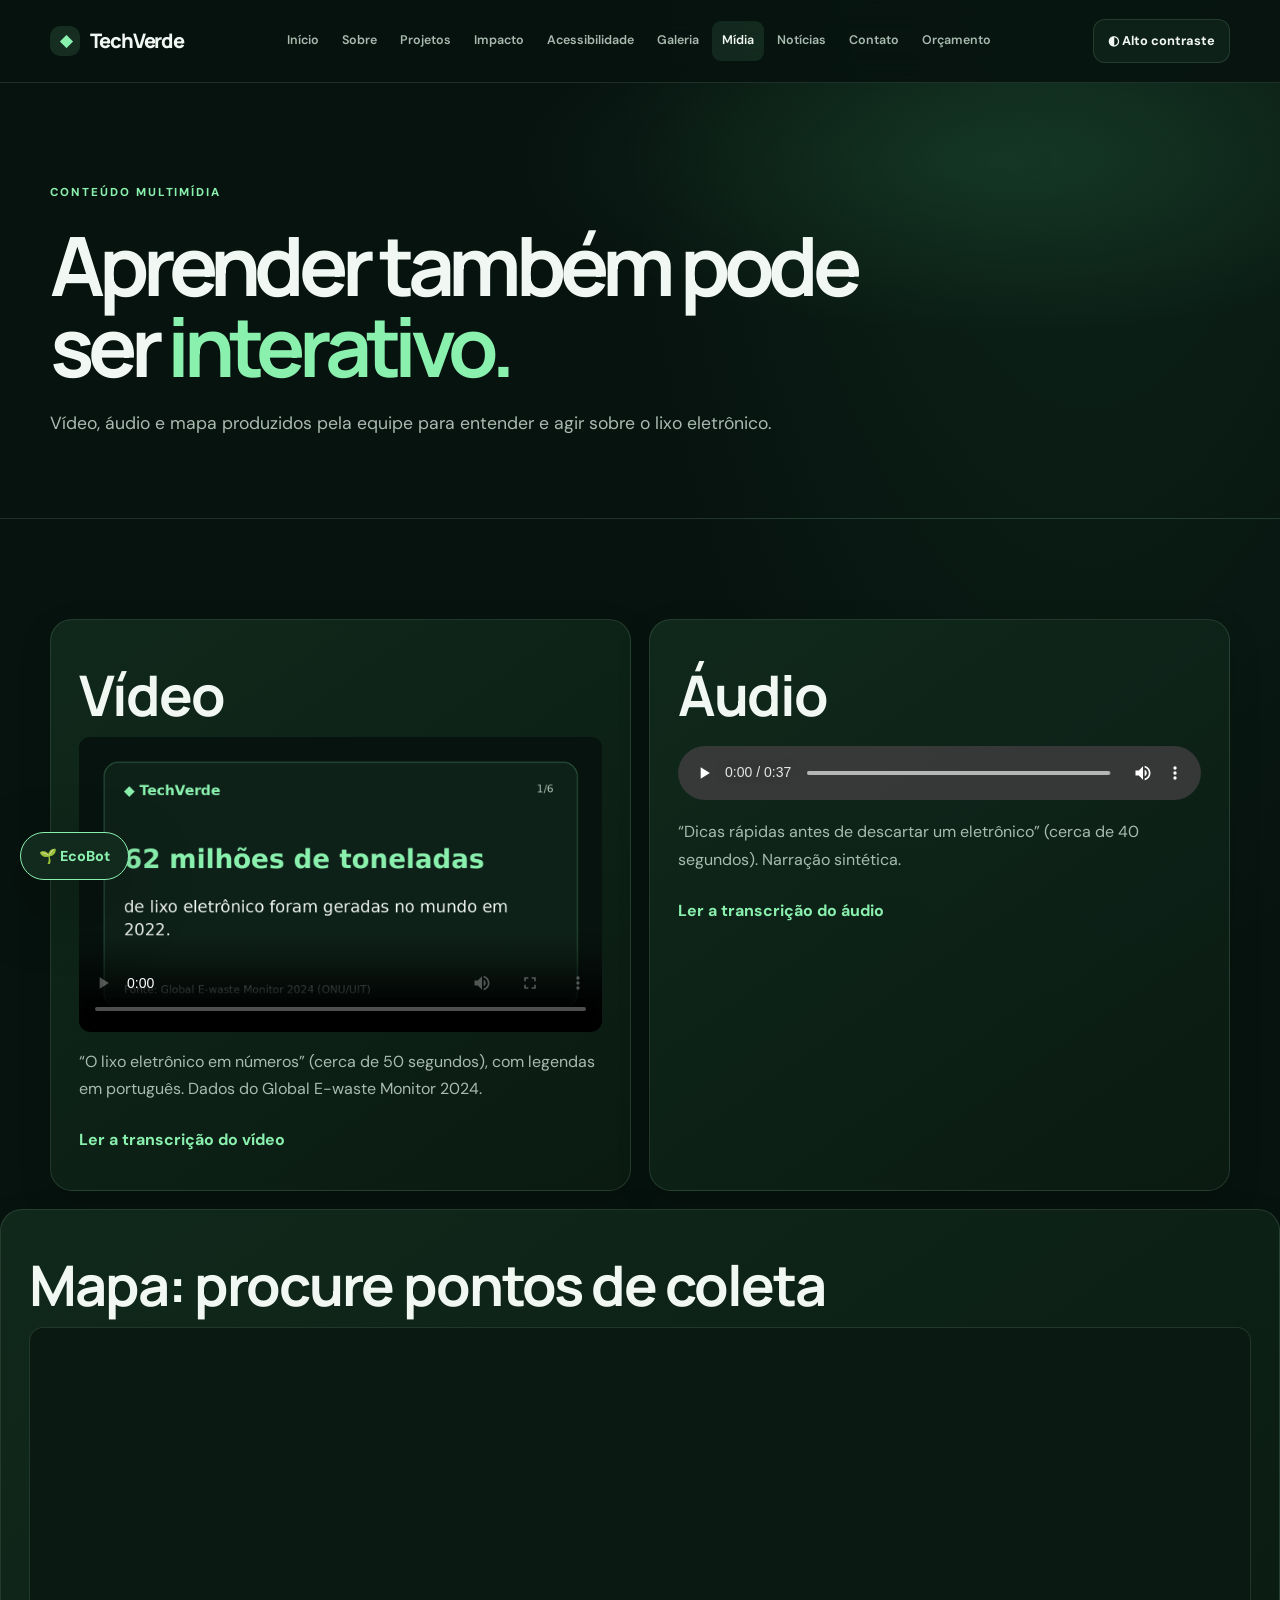
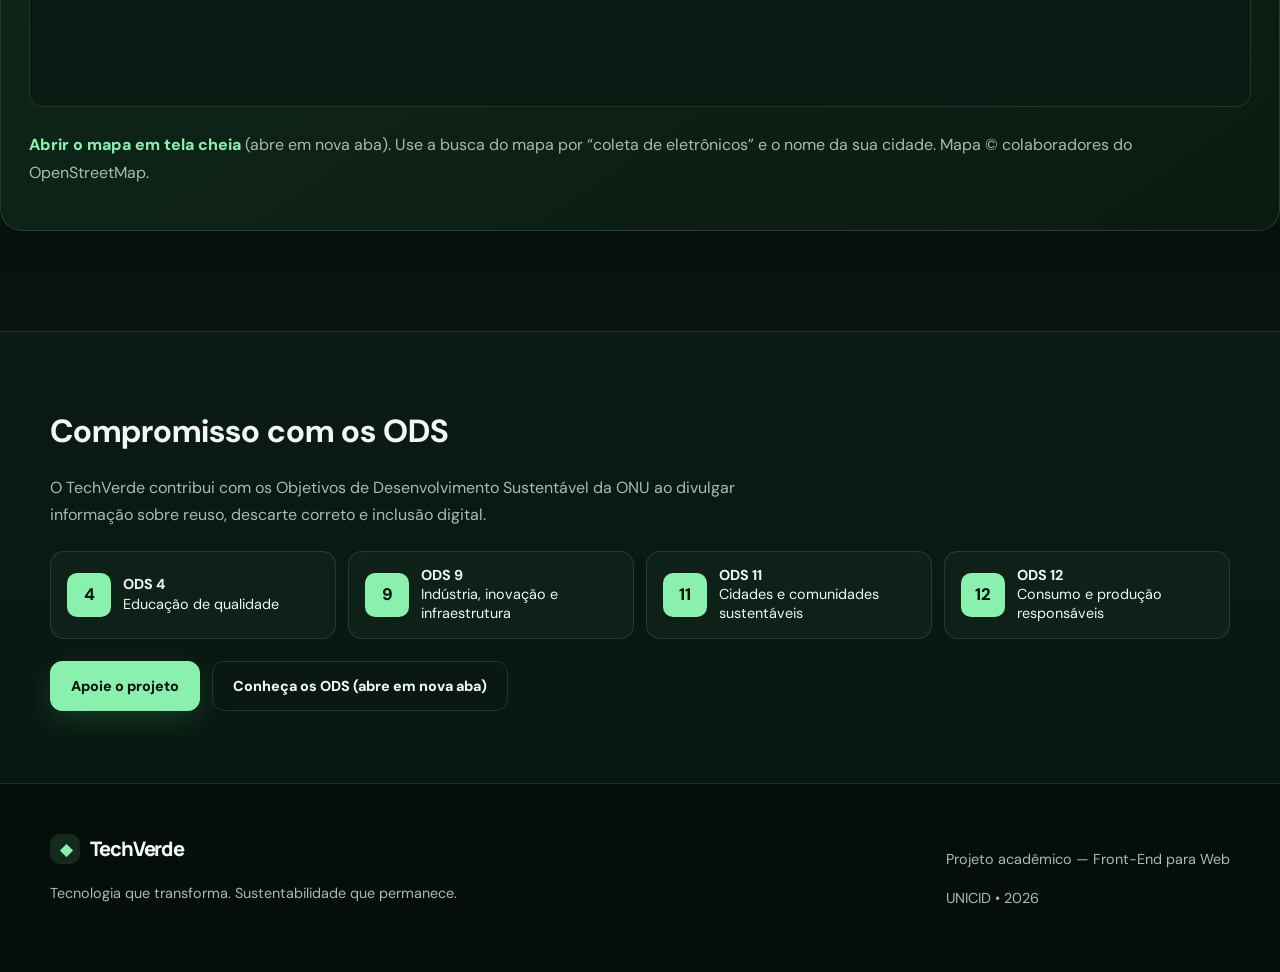
<file: midia.html>
<!DOCTYPE html>
<html lang="pt-BR"><head><meta charset="UTF-8"><meta name="viewport" content="width=device-width, initial-scale=1.0">
  <meta name="theme-color" content="#07130f"><meta name="description" content="Vídeo, áudio e conteúdo incorporado no TechVerde."><title>Mídia | TechVerde</title><link rel="icon" type="image/svg+xml" href="assets/favicon.svg">
<link rel="stylesheet" href="css/style.css"><meta property="og:type" content="website">
<meta property="og:site_name" content="TechVerde">
<meta property="og:title" content="Mídia | TechVerde">
<meta property="og:description" content="Vídeo, áudio e conteúdo incorporado no TechVerde.">
</head>
<body>
<a class="skip-link" href="#conteudo">Pular para o conteúdo</a>
<header class="site-header"><div class="container nav-wrap"><a class="logo" href="index.html"><span>◆</span> TechVerde</a><button class="menu-toggle" type="button" aria-expanded="false" aria-controls="menu-principal" aria-label="Abrir menu de navegação"><span></span><span></span><span></span></button><nav id="menu-principal" aria-label="Navegação principal"><a href="index.html">Início</a><a href="sobre.html">Sobre</a><a href="projetos.html">Projetos</a><a href="impacto.html">Impacto</a><a href="acessibilidade.html">Acessibilidade</a><a href="galeria.html">Galeria</a><a class="active" aria-current="page" href="midia.html">Mídia</a><a href="noticias.html">Notícias</a><a href="contato.html">Contato</a><a href="orcamento_hospedagem.html">Orçamento</a></nav></div></header>
<main id="conteudo"><section class="page-hero"><div class="container"><p class="eyebrow">CONTEÚDO MULTIMÍDIA</p><h1>Aprender também pode ser <span>interativo.</span></h1><p>Vídeo, áudio e mapa produzidos pela equipe para entender e agir sobre o lixo eletrônico.</p></div></section>
<section class="section"><div class="container media-grid"><article class="card"><h2>Vídeo</h2>
<video controls preload="metadata" poster="assets/video-poster.png" aria-describedby="desc-video"><source src="assets/video.mp4" type="video/mp4"><track kind="captions" src="assets/video.vtt" srclang="pt-BR" label="Português (Brasil)" default>Seu navegador não reproduz vídeo. <a href="assets/video.mp4">Baixe o vídeo</a>.</video>
<p class="muted" id="desc-video">“O lixo eletrônico em números” (cerca de 50 segundos), com legendas em português. Dados do Global E-waste Monitor 2024.</p>
<details class="transcricao"><summary>Ler a transcrição do vídeo</summary><p>Em dois mil e vinte e dois, o mundo gerou sessenta e dois milhões de toneladas de lixo eletrônico, segundo o Monitor Global de Lixo Eletrônico, da ONU.</p><p>Apenas vinte e dois vírgula três por cento desse total foi coletado e reciclado de forma documentada.</p><p>No Brasil, foram cerca de dois vírgula quatro milhões de toneladas, o segundo maior volume das Américas.</p><p>Os metais presentes nesse lixo, como cobre, ouro e ferro, valiam cerca de noventa e um bilhões de dólares.</p><p>Usar por mais tempo, consertar e reutilizar reduzem o descarte e ampliam o acesso à tecnologia.</p><p>TechVerde. Tecnologia que transforma. Conheça os projetos e apoie.</p></details></article>
<article class="card"><h2>Áudio</h2>
<audio controls preload="metadata" aria-label="Dicas rápidas antes de descartar um eletrônico"><source src="assets/audio.mp3" type="audio/mpeg">Seu navegador não reproduz áudio. <a href="assets/audio.mp3">Baixe o áudio</a>.</audio>
<p class="muted">“Dicas rápidas antes de descartar um eletrônico” (cerca de 40 segundos). Narração sintética.</p>
<details class="transcricao"><summary>Ler a transcrição do áudio</summary><p>Dicas rápidas antes de descartar um eletrônico.</p><p>Primeiro: pergunte se ainda dá para usar. Um conserto pode prolongar a vida do aparelho.</p><p>Segundo: se ele funciona, doe. Muitas pessoas e escolas precisam de equipamentos.</p><p>Terceiro: nunca jogue pilhas, baterias e celulares no lixo comum. Eles precisam de descarte correto.</p><p>Quarto: procure um ponto de coleta de eletrônicos ou o programa de logística reversa do fabricante.</p><p>Pequenas atitudes, grande impacto. TechVerde: tecnologia que transforma.</p></details></article></div>
<div class="card iframe-card"><h2>Mapa: procure pontos de coleta</h2>
<iframe class="embed-frame" title="Mapa de São Paulo (OpenStreetMap) para procurar pontos de coleta de eletrônicos" src="https://www.openstreetmap.org/export/embed.html?bbox=-46.75%2C-23.7%2C-46.5%2C-23.45&amp;layer=mapnik&amp;marker=-23.5505%2C-46.6333" referrerpolicy="no-referrer"></iframe>
<p class="muted"><a href="https://www.openstreetmap.org/?mlat=-23.5505&amp;mlon=-46.6333#map=11/-23.5505/-46.6333" target="_blank" rel="noopener">Abrir o mapa em tela cheia</a> (abre em nova aba). Use a busca do mapa por “coleta de eletrônicos” e o nome da sua cidade. Mapa © colaboradores do OpenStreetMap.</p></div></section><section class="ods-strip" aria-labelledby="ods-titulo"><div class="container"><h2 id="ods-titulo">Compromisso com os ODS</h2><p>O TechVerde contribui com os Objetivos de Desenvolvimento Sustentável da ONU ao divulgar informação sobre reuso, descarte correto e inclusão digital.</p><ul class="ods-list"><li><span class="ods-num" aria-hidden="true">4</span><span><strong>ODS 4</strong><br>Educação de qualidade</span></li><li><span class="ods-num" aria-hidden="true">9</span><span><strong>ODS 9</strong><br>Indústria, inovação e infraestrutura</span></li><li><span class="ods-num" aria-hidden="true">11</span><span><strong>ODS 11</strong><br>Cidades e comunidades sustentáveis</span></li><li><span class="ods-num" aria-hidden="true">12</span><span><strong>ODS 12</strong><br>Consumo e produção responsáveis</span></li></ul><div class="ods-actions"><a class="btn primary" href="projetos.html#apoie">Apoie o projeto</a><a class="btn ghost" href="https://brasil.un.org/pt-br/sdgs" target="_blank" rel="noopener">Conheça os ODS (abre em nova aba)</a></div></div></section>
</main>
<footer class="site-footer"><div class="container footer-grid"><div><a class="logo" href="index.html"><span>◆</span> TechVerde</a><p>Tecnologia que transforma. Sustentabilidade que permanece.</p></div><div><p>Projeto acadêmico — Front-End para Web</p><p>UNICID • 2026</p></div></div></footer><script src="js/script.js" defer></script>
<script src="js/ecobot.js" defer></script>
</body></html>
</file>
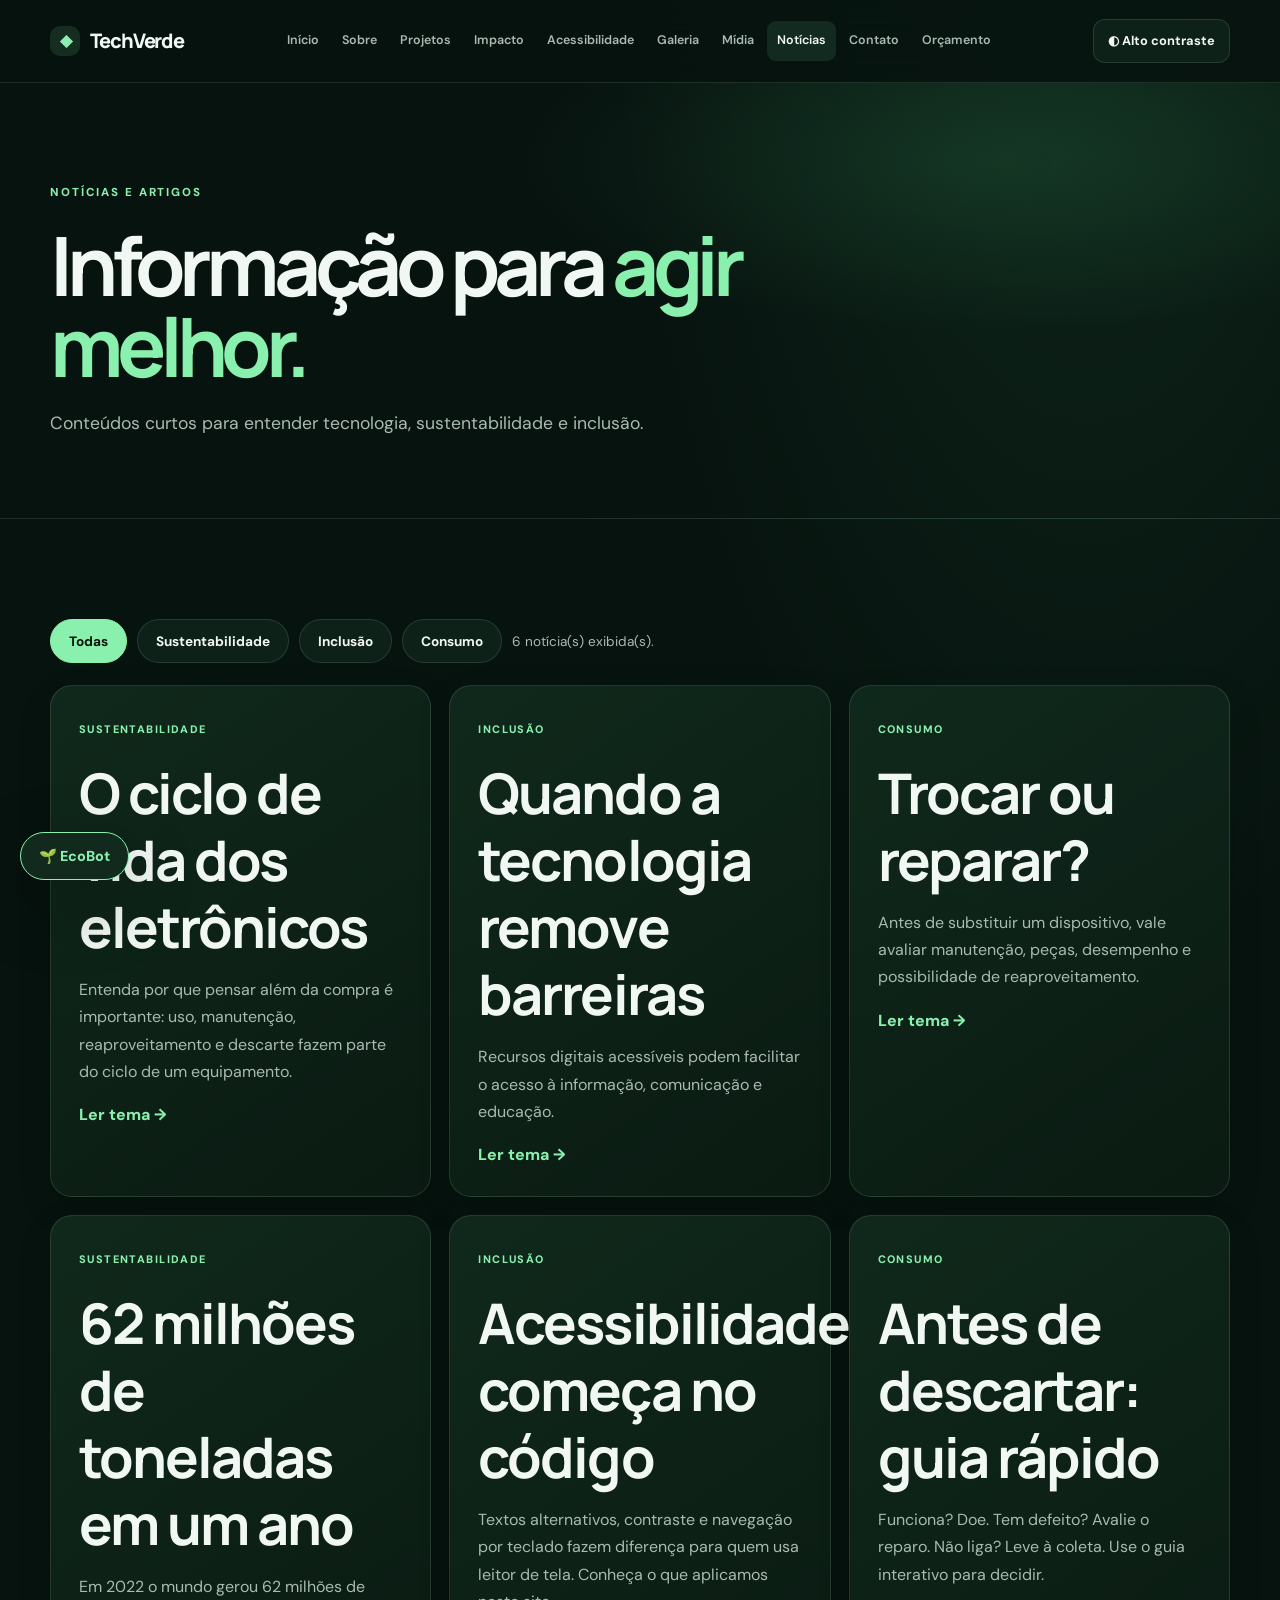
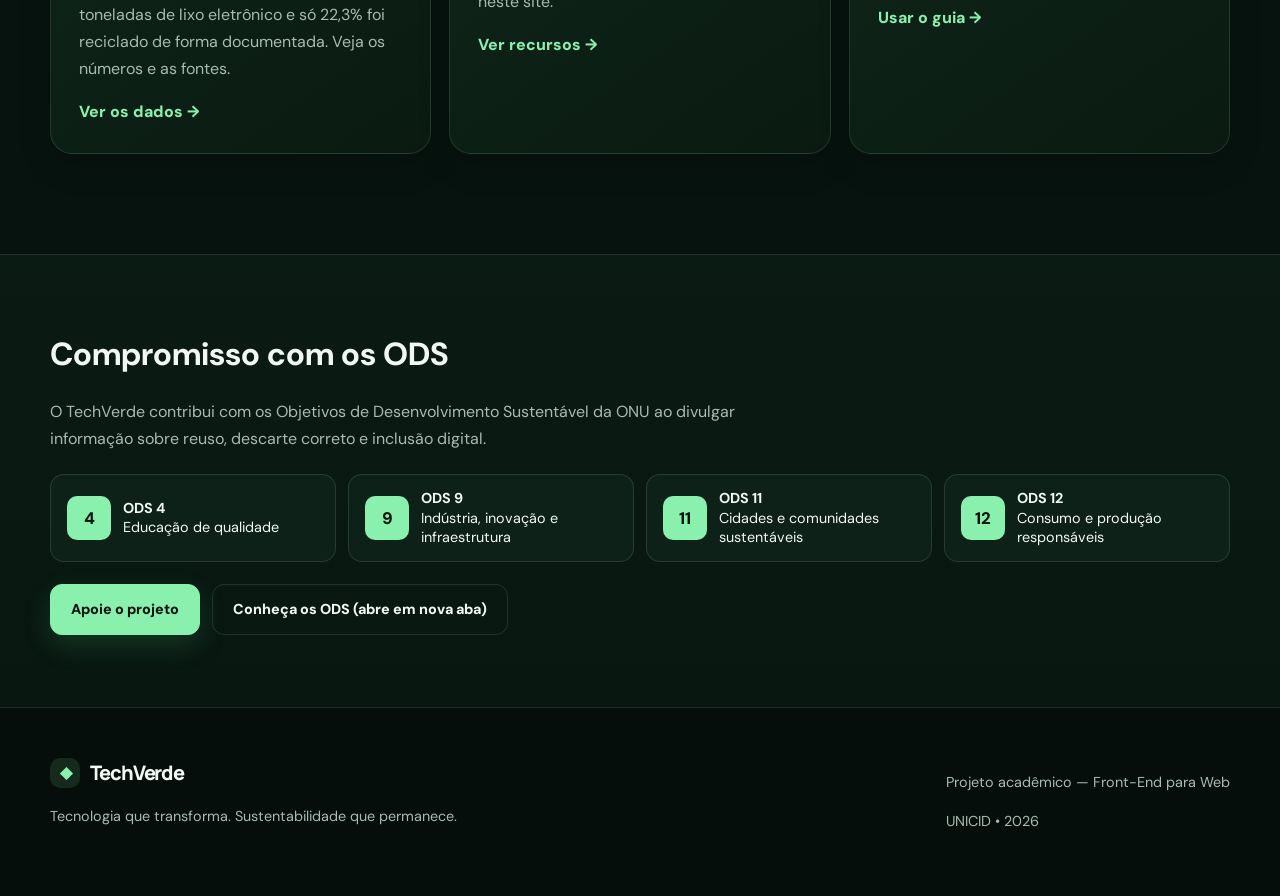
<file: noticias.html>
<!DOCTYPE html>
<html lang="pt-BR"><head><meta charset="UTF-8"><meta name="viewport" content="width=device-width, initial-scale=1.0">
  <meta name="theme-color" content="#07130f"><meta name="description" content="Notícias e artigos do TechVerde."><title>Notícias | TechVerde</title><link rel="icon" type="image/svg+xml" href="assets/favicon.svg">
<link rel="stylesheet" href="css/style.css"><meta property="og:type" content="website">
<meta property="og:site_name" content="TechVerde">
<meta property="og:title" content="Notícias | TechVerde">
<meta property="og:description" content="Notícias e artigos do TechVerde.">
</head>
<body>
<a class="skip-link" href="#conteudo">Pular para o conteúdo</a>
<header class="site-header"><div class="container nav-wrap"><a class="logo" href="index.html"><span>◆</span> TechVerde</a><button class="menu-toggle" type="button" aria-expanded="false" aria-controls="menu-principal" aria-label="Abrir menu de navegação"><span></span><span></span><span></span></button><nav id="menu-principal" aria-label="Navegação principal"><a href="index.html">Início</a><a href="sobre.html">Sobre</a><a href="projetos.html">Projetos</a><a href="impacto.html">Impacto</a><a href="acessibilidade.html">Acessibilidade</a><a href="galeria.html">Galeria</a><a href="midia.html">Mídia</a><a class="active" aria-current="page" href="noticias.html">Notícias</a><a href="contato.html">Contato</a><a href="orcamento_hospedagem.html">Orçamento</a></nav></div></header>
<main id="conteudo"><section class="page-hero"><div class="container"><p class="eyebrow">NOTÍCIAS E ARTIGOS</p><h1>Informação para <span>agir melhor.</span></h1><p>Conteúdos curtos para entender tecnologia, sustentabilidade e inclusão.</p></div></section>
<section class="section"><div class="container"><div class="filtros" role="group" aria-label="Filtrar notícias por categoria"><button type="button" class="filtro-btn" data-filtro="todas" aria-pressed="true">Todas</button><button type="button" class="filtro-btn" data-filtro="sustentabilidade" aria-pressed="false">Sustentabilidade</button><button type="button" class="filtro-btn" data-filtro="inclusao" aria-pressed="false">Inclusão</button><button type="button" class="filtro-btn" data-filtro="consumo" aria-pressed="false">Consumo</button><p class="required-note" id="contagem-noticias" role="status" aria-live="polite">6 notícia(s) exibida(s).</p></div>
<div class="cards three" id="lista-noticias"><article class="card" data-categoria="sustentabilidade"><span class="tag">SUSTENTABILIDADE</span><h2>O ciclo de vida dos eletrônicos</h2><p>Entenda por que pensar além da compra é importante: uso, manutenção, reaproveitamento e descarte fazem parte do ciclo de um equipamento.</p><a href="impacto.html">Ler tema →</a></article><article class="card" data-categoria="inclusao"><span class="tag">INCLUSÃO</span><h2>Quando a tecnologia remove barreiras</h2><p>Recursos digitais acessíveis podem facilitar o acesso à informação, comunicação e educação.</p><a href="acessibilidade.html">Ler tema →</a></article><article class="card" data-categoria="consumo"><span class="tag">CONSUMO</span><h2>Trocar ou reparar?</h2><p>Antes de substituir um dispositivo, vale avaliar manutenção, peças, desempenho e possibilidade de reaproveitamento.</p><a href="projetos.html">Ler tema →</a></article><article class="card" data-categoria="sustentabilidade"><span class="tag">SUSTENTABILIDADE</span><h2>62 milhões de toneladas em um ano</h2><p>Em 2022 o mundo gerou 62 milhões de toneladas de lixo eletrônico e só 22,3% foi reciclado de forma documentada. Veja os números e as fontes.</p><a href="impacto.html#dados">Ver os dados →</a></article><article class="card" data-categoria="inclusao"><span class="tag">INCLUSÃO</span><h2>Acessibilidade começa no código</h2><p>Textos alternativos, contraste e navegação por teclado fazem diferença para quem usa leitor de tela. Conheça o que aplicamos neste site.</p><a href="acessibilidade.html">Ver recursos →</a></article><article class="card" data-categoria="consumo"><span class="tag">CONSUMO</span><h2>Antes de descartar: guia rápido</h2><p>Funciona? Doe. Tem defeito? Avalie o reparo. Não liga? Leve à coleta. Use o guia interativo para decidir.</p><a href="projetos.html#apoie">Usar o guia →</a></article></div></div></section><section class="ods-strip" aria-labelledby="ods-titulo"><div class="container"><h2 id="ods-titulo">Compromisso com os ODS</h2><p>O TechVerde contribui com os Objetivos de Desenvolvimento Sustentável da ONU ao divulgar informação sobre reuso, descarte correto e inclusão digital.</p><ul class="ods-list"><li><span class="ods-num" aria-hidden="true">4</span><span><strong>ODS 4</strong><br>Educação de qualidade</span></li><li><span class="ods-num" aria-hidden="true">9</span><span><strong>ODS 9</strong><br>Indústria, inovação e infraestrutura</span></li><li><span class="ods-num" aria-hidden="true">11</span><span><strong>ODS 11</strong><br>Cidades e comunidades sustentáveis</span></li><li><span class="ods-num" aria-hidden="true">12</span><span><strong>ODS 12</strong><br>Consumo e produção responsáveis</span></li></ul><div class="ods-actions"><a class="btn primary" href="projetos.html#apoie">Apoie o projeto</a><a class="btn ghost" href="https://brasil.un.org/pt-br/sdgs" target="_blank" rel="noopener">Conheça os ODS (abre em nova aba)</a></div></div></section>
</main>
<footer class="site-footer"><div class="container footer-grid"><div><a class="logo" href="index.html"><span>◆</span> TechVerde</a><p>Tecnologia que transforma. Sustentabilidade que permanece.</p></div><div><p>Projeto acadêmico — Front-End para Web</p><p>UNICID • 2026</p></div></div></footer><script src="js/script.js" defer></script>
<script src="js/ecobot.js" defer></script>
</body></html>
</file>
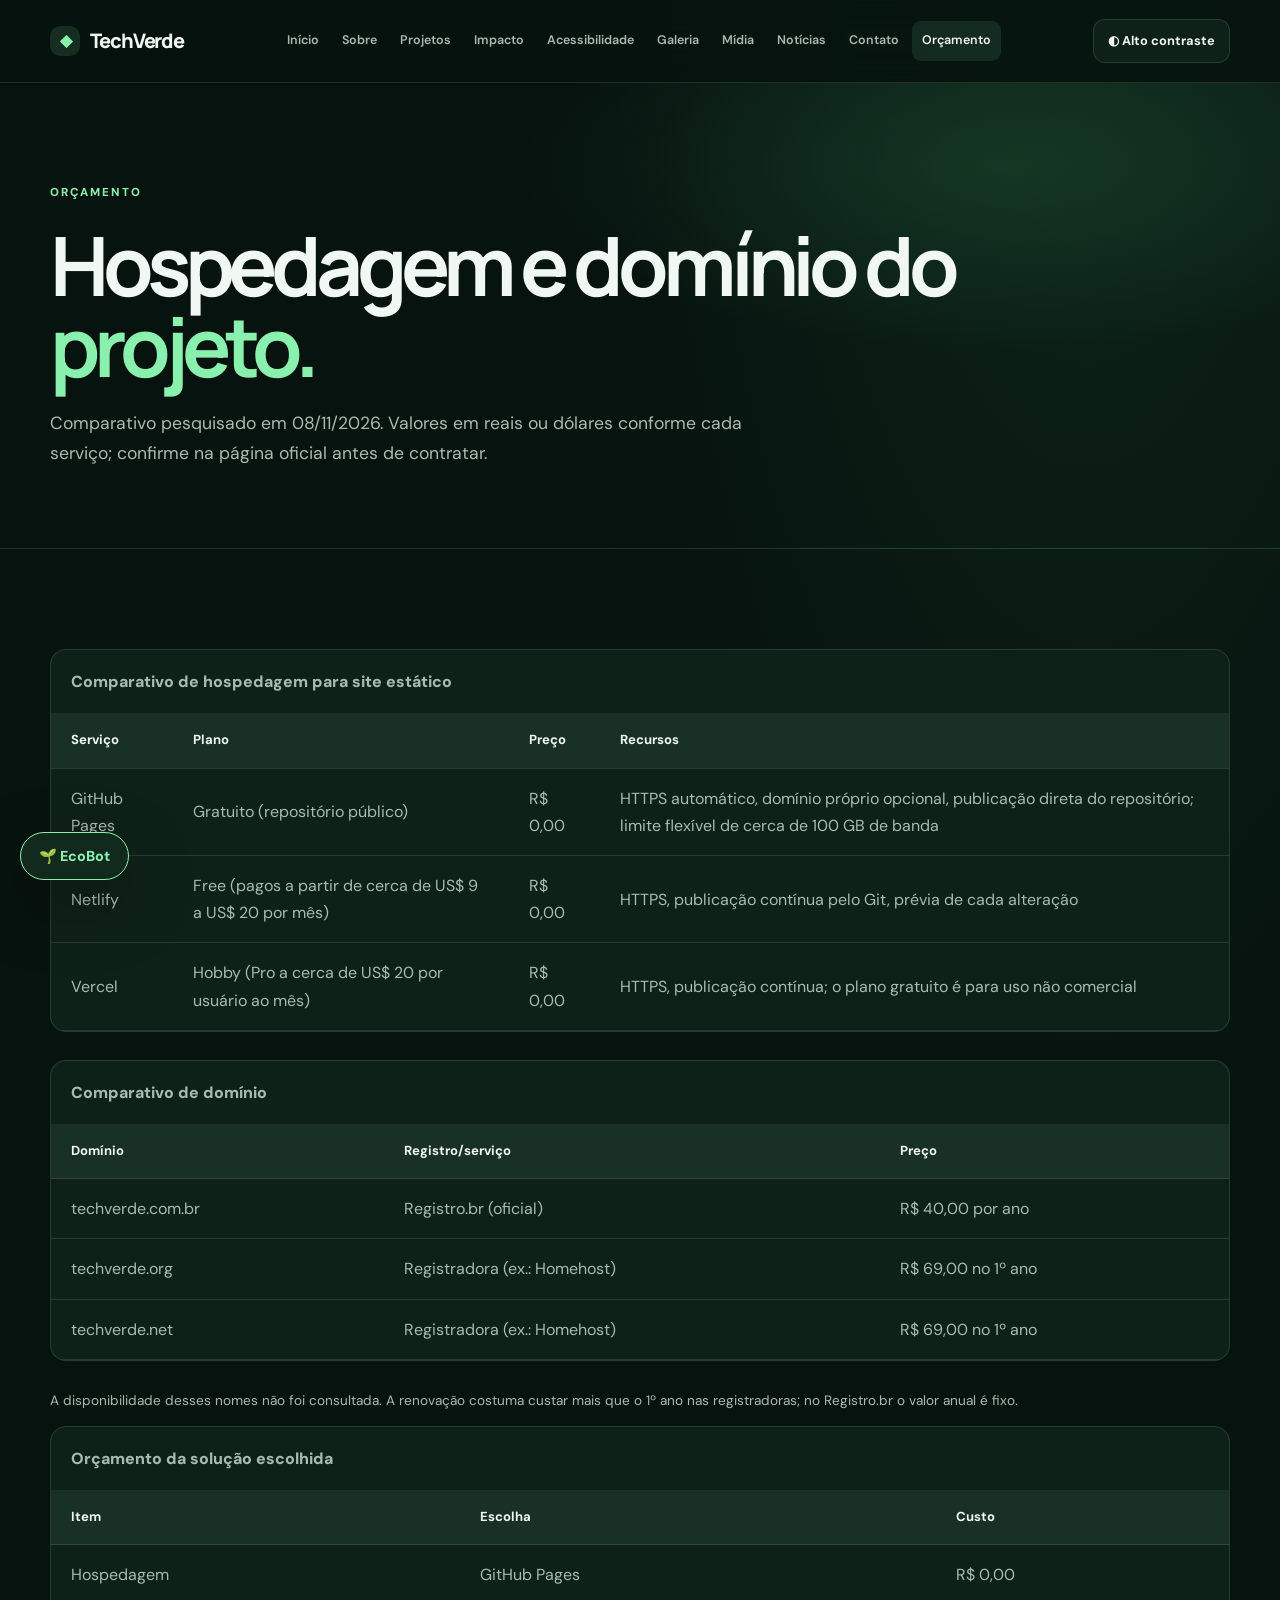
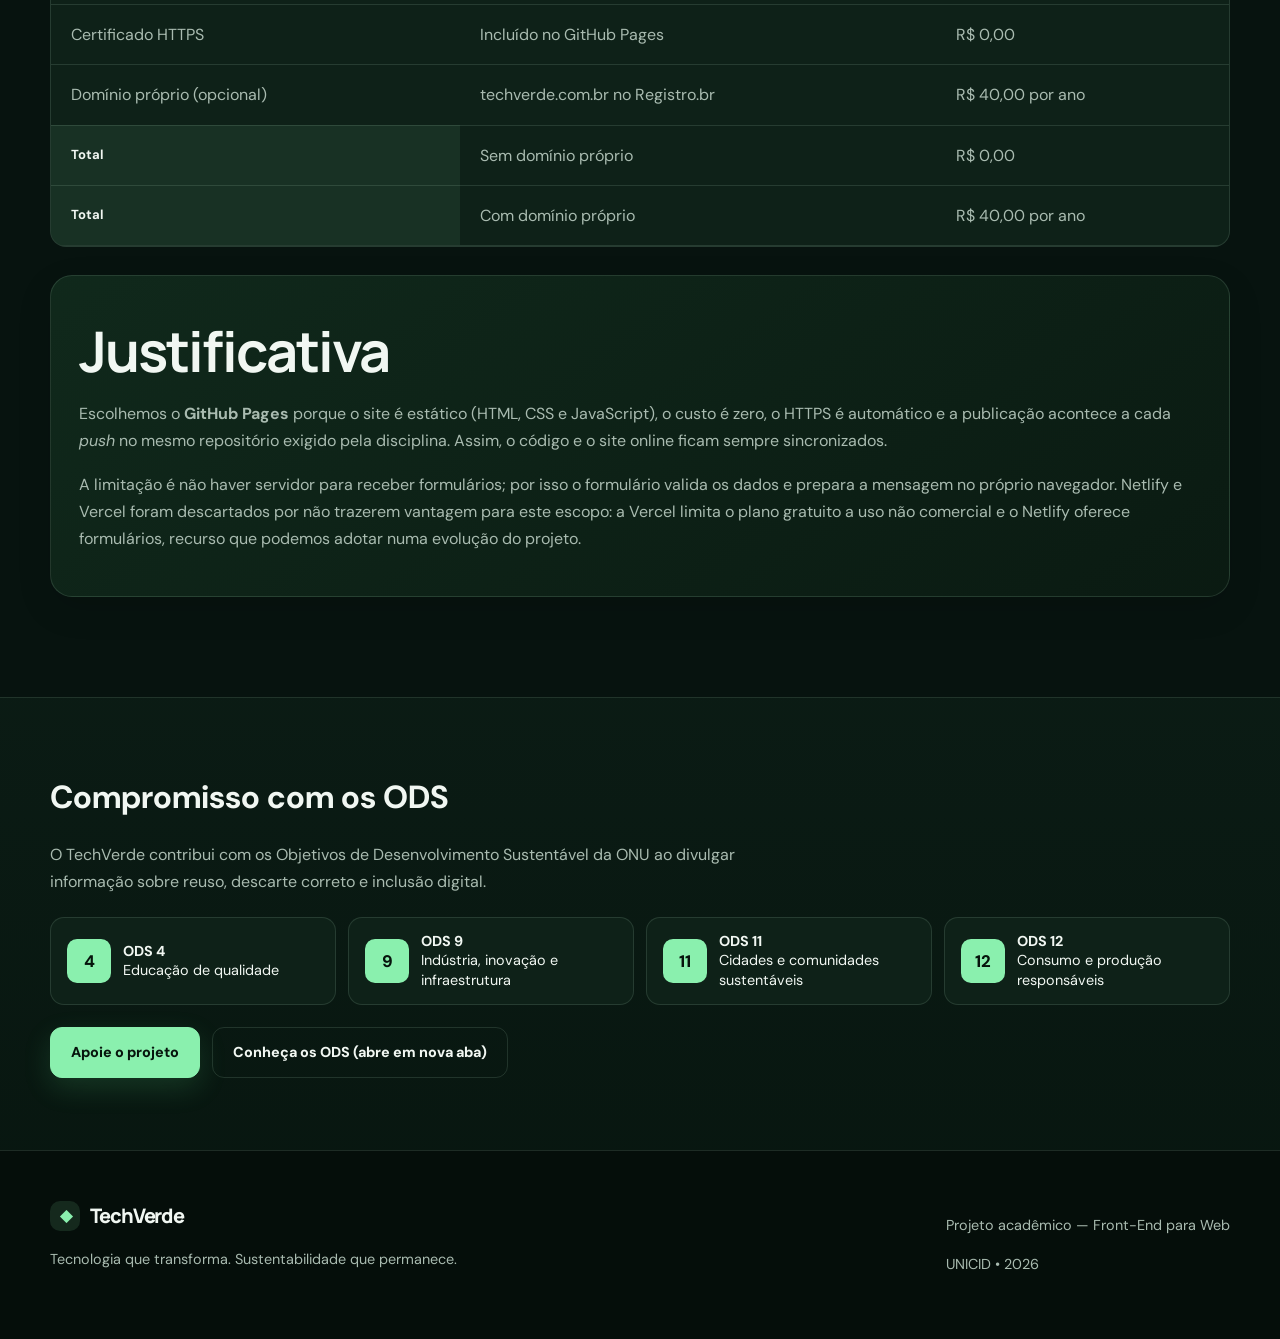
<file: orcamento_hospedagem.html>
<!DOCTYPE html>
<html lang="pt-BR"><head><meta charset="UTF-8"><meta name="viewport" content="width=device-width, initial-scale=1.0">
  <meta name="theme-color" content="#07130f"><meta name="description" content="Orçamento de hospedagem e domínio do TechVerde."><title>Orçamento | TechVerde</title><link rel="icon" type="image/svg+xml" href="assets/favicon.svg">
<link rel="stylesheet" href="css/style.css"><meta property="og:type" content="website">
<meta property="og:site_name" content="TechVerde">
<meta property="og:title" content="Orçamento | TechVerde">
<meta property="og:description" content="Orçamento de hospedagem e domínio do TechVerde.">
</head>
<body>
<a class="skip-link" href="#conteudo">Pular para o conteúdo</a>
<header class="site-header"><div class="container nav-wrap"><a class="logo" href="index.html"><span>◆</span> TechVerde</a><button class="menu-toggle" type="button" aria-expanded="false" aria-controls="menu-principal" aria-label="Abrir menu de navegação"><span></span><span></span><span></span></button><nav id="menu-principal" aria-label="Navegação principal"><a href="index.html">Início</a><a href="sobre.html">Sobre</a><a href="projetos.html">Projetos</a><a href="impacto.html">Impacto</a><a href="acessibilidade.html">Acessibilidade</a><a href="galeria.html">Galeria</a><a href="midia.html">Mídia</a><a href="noticias.html">Notícias</a><a href="contato.html">Contato</a><a class="active" aria-current="page" href="orcamento_hospedagem.html">Orçamento</a></nav></div></header>
<main id="conteudo"><section class="page-hero"><div class="container"><p class="eyebrow">ORÇAMENTO</p><h1>Hospedagem e domínio do <span>projeto.</span></h1><p>Comparativo pesquisado em 08/11/2026. Valores em reais ou dólares conforme cada serviço; confirme na página oficial antes de contratar.</p></div></section>
<section class="section"><div class="container">
<div class="table-wrap" tabindex="0" role="region" aria-label="Comparativo de hospedagem para site estático (tabela com rolagem)"><table><caption>Comparativo de hospedagem para site estático</caption><thead><tr><th scope="col">Serviço</th><th scope="col">Plano</th><th scope="col">Preço</th><th scope="col">Recursos</th></tr></thead><tbody>
<tr><td>GitHub Pages</td><td>Gratuito (repositório público)</td><td>R$ 0,00</td><td>HTTPS automático, domínio próprio opcional, publicação direta do repositório; limite flexível de cerca de 100 GB de banda</td></tr>
<tr><td>Netlify</td><td>Free (pagos a partir de cerca de US$ 9 a US$ 20 por mês)</td><td>R$ 0,00</td><td>HTTPS, publicação contínua pelo Git, prévia de cada alteração</td></tr>
<tr><td>Vercel</td><td>Hobby (Pro a cerca de US$ 20 por usuário ao mês)</td><td>R$ 0,00</td><td>HTTPS, publicação contínua; o plano gratuito é para uso não comercial</td></tr>
</tbody></table></div>
<div class="table-wrap" tabindex="0" role="region" aria-label="Comparativo de domínio (tabela com rolagem)"><table><caption>Comparativo de domínio</caption><thead><tr><th scope="col">Domínio</th><th scope="col">Registro/serviço</th><th scope="col">Preço</th></tr></thead><tbody>
<tr><td>techverde.com.br</td><td>Registro.br (oficial)</td><td>R$ 40,00 por ano</td></tr>
<tr><td>techverde.org</td><td>Registradora (ex.: Homehost)</td><td>R$ 69,00 no 1º ano</td></tr>
<tr><td>techverde.net</td><td>Registradora (ex.: Homehost)</td><td>R$ 69,00 no 1º ano</td></tr>
</tbody></table></div>
<p class="fonte">A disponibilidade desses nomes não foi consultada. A renovação costuma custar mais que o 1º ano nas registradoras; no Registro.br o valor anual é fixo.</p>
<div class="table-wrap" tabindex="0" role="region" aria-label="Orçamento da solução escolhida (tabela com rolagem)"><table><caption>Orçamento da solução escolhida</caption><thead><tr><th scope="col">Item</th><th scope="col">Escolha</th><th scope="col">Custo</th></tr></thead><tbody>
<tr><td>Hospedagem</td><td>GitHub Pages</td><td>R$ 0,00</td></tr>
<tr><td>Certificado HTTPS</td><td>Incluído no GitHub Pages</td><td>R$ 0,00</td></tr>
<tr><td>Domínio próprio (opcional)</td><td>techverde.com.br no Registro.br</td><td>R$ 40,00 por ano</td></tr>
<tr><th scope="row">Total</th><td>Sem domínio próprio</td><td>R$ 0,00</td></tr>
<tr><th scope="row">Total</th><td>Com domínio próprio</td><td>R$ 40,00 por ano</td></tr>
</tbody></table></div>
<div class="card"><h2>Justificativa</h2><p>Escolhemos o <strong>GitHub Pages</strong> porque o site é estático (HTML, CSS e JavaScript), o custo é zero, o HTTPS é automático e a publicação acontece a cada <em>push</em> no mesmo repositório exigido pela disciplina. Assim, o código e o site online ficam sempre sincronizados.</p><p>A limitação é não haver servidor para receber formulários; por isso o formulário valida os dados e prepara a mensagem no próprio navegador. Netlify e Vercel foram descartados por não trazerem vantagem para este escopo: a Vercel limita o plano gratuito a uso não comercial e o Netlify oferece formulários, recurso que podemos adotar numa evolução do projeto.</p></div>
</div></section><section class="ods-strip" aria-labelledby="ods-titulo"><div class="container"><h2 id="ods-titulo">Compromisso com os ODS</h2><p>O TechVerde contribui com os Objetivos de Desenvolvimento Sustentável da ONU ao divulgar informação sobre reuso, descarte correto e inclusão digital.</p><ul class="ods-list"><li><span class="ods-num" aria-hidden="true">4</span><span><strong>ODS 4</strong><br>Educação de qualidade</span></li><li><span class="ods-num" aria-hidden="true">9</span><span><strong>ODS 9</strong><br>Indústria, inovação e infraestrutura</span></li><li><span class="ods-num" aria-hidden="true">11</span><span><strong>ODS 11</strong><br>Cidades e comunidades sustentáveis</span></li><li><span class="ods-num" aria-hidden="true">12</span><span><strong>ODS 12</strong><br>Consumo e produção responsáveis</span></li></ul><div class="ods-actions"><a class="btn primary" href="projetos.html#apoie">Apoie o projeto</a><a class="btn ghost" href="https://brasil.un.org/pt-br/sdgs" target="_blank" rel="noopener">Conheça os ODS (abre em nova aba)</a></div></div></section>
</main>
<footer class="site-footer"><div class="container footer-grid"><div><a class="logo" href="index.html"><span>◆</span> TechVerde</a><p>Tecnologia que transforma. Sustentabilidade que permanece.</p></div><div><p>Projeto acadêmico — Front-End para Web</p><p>UNICID • 2026</p></div></div></footer><script src="js/script.js" defer></script>
<script src="js/ecobot.js" defer></script>
</body></html>
</file>
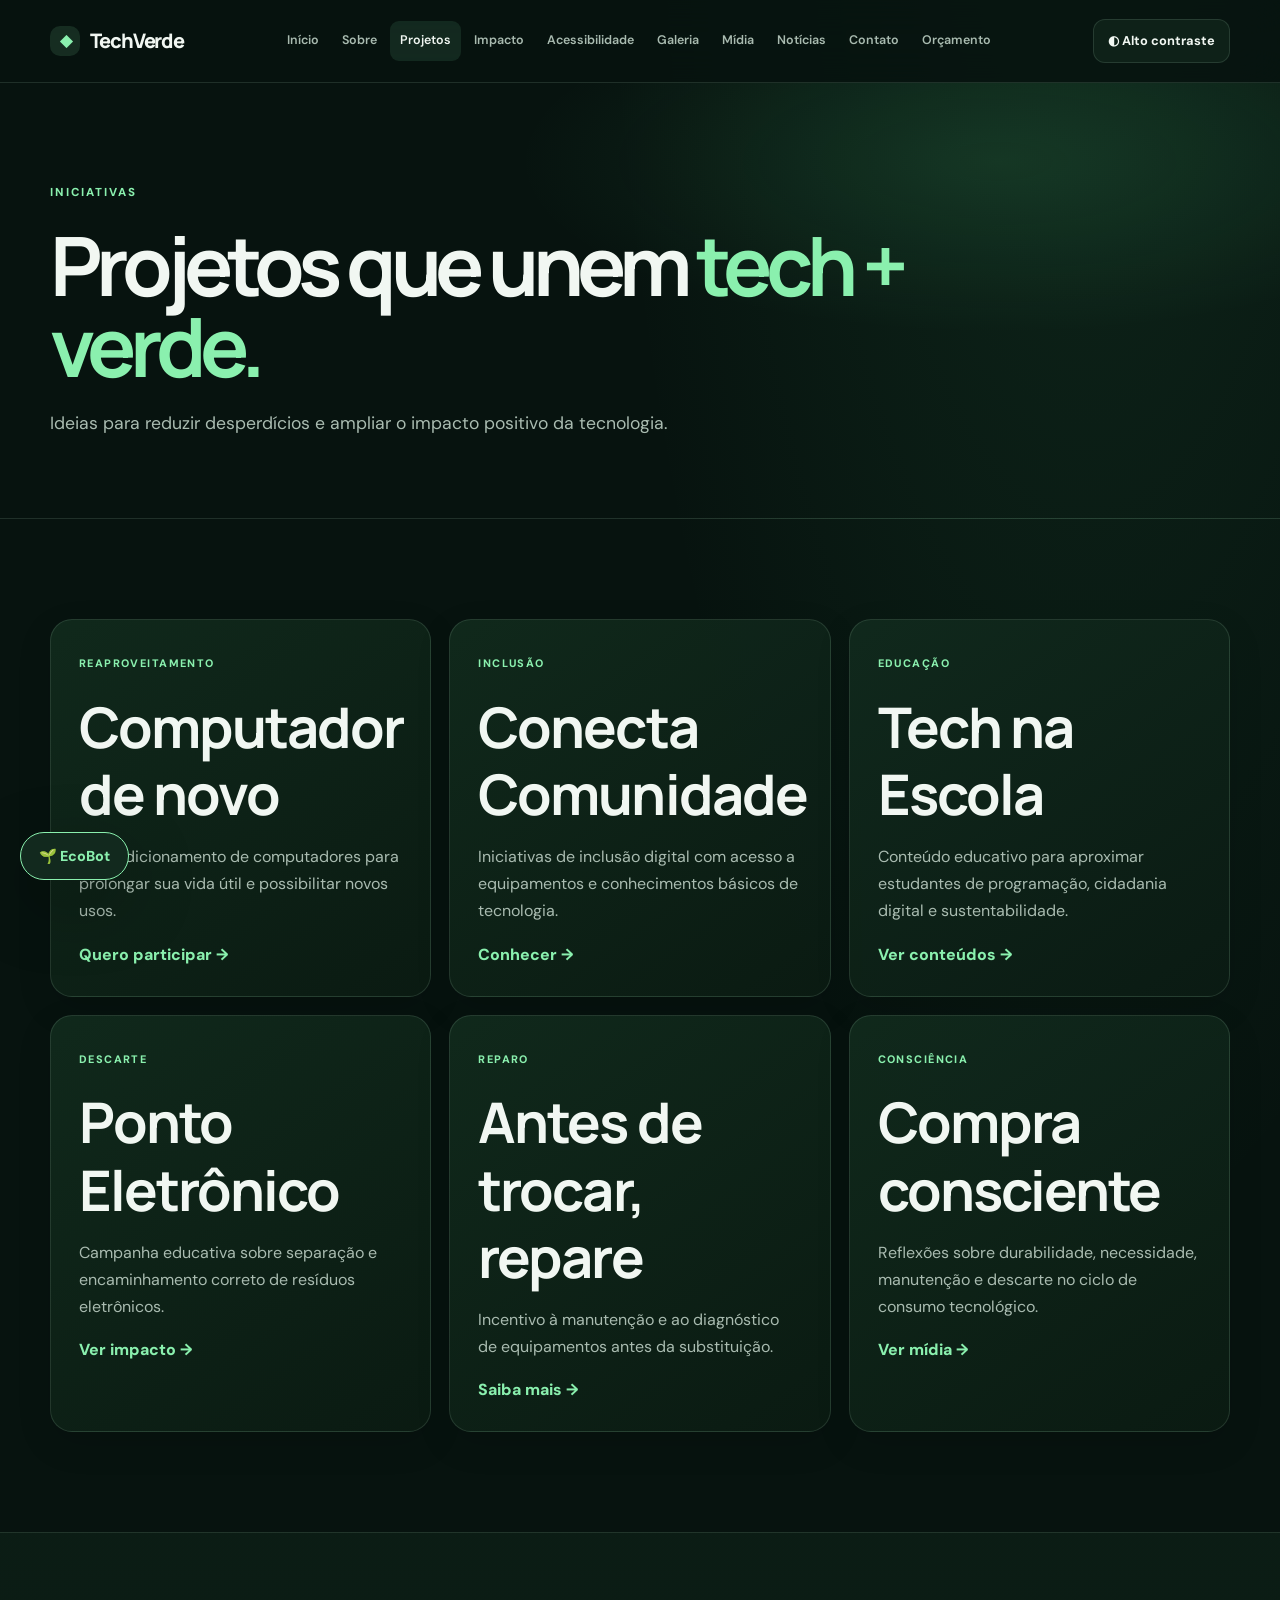
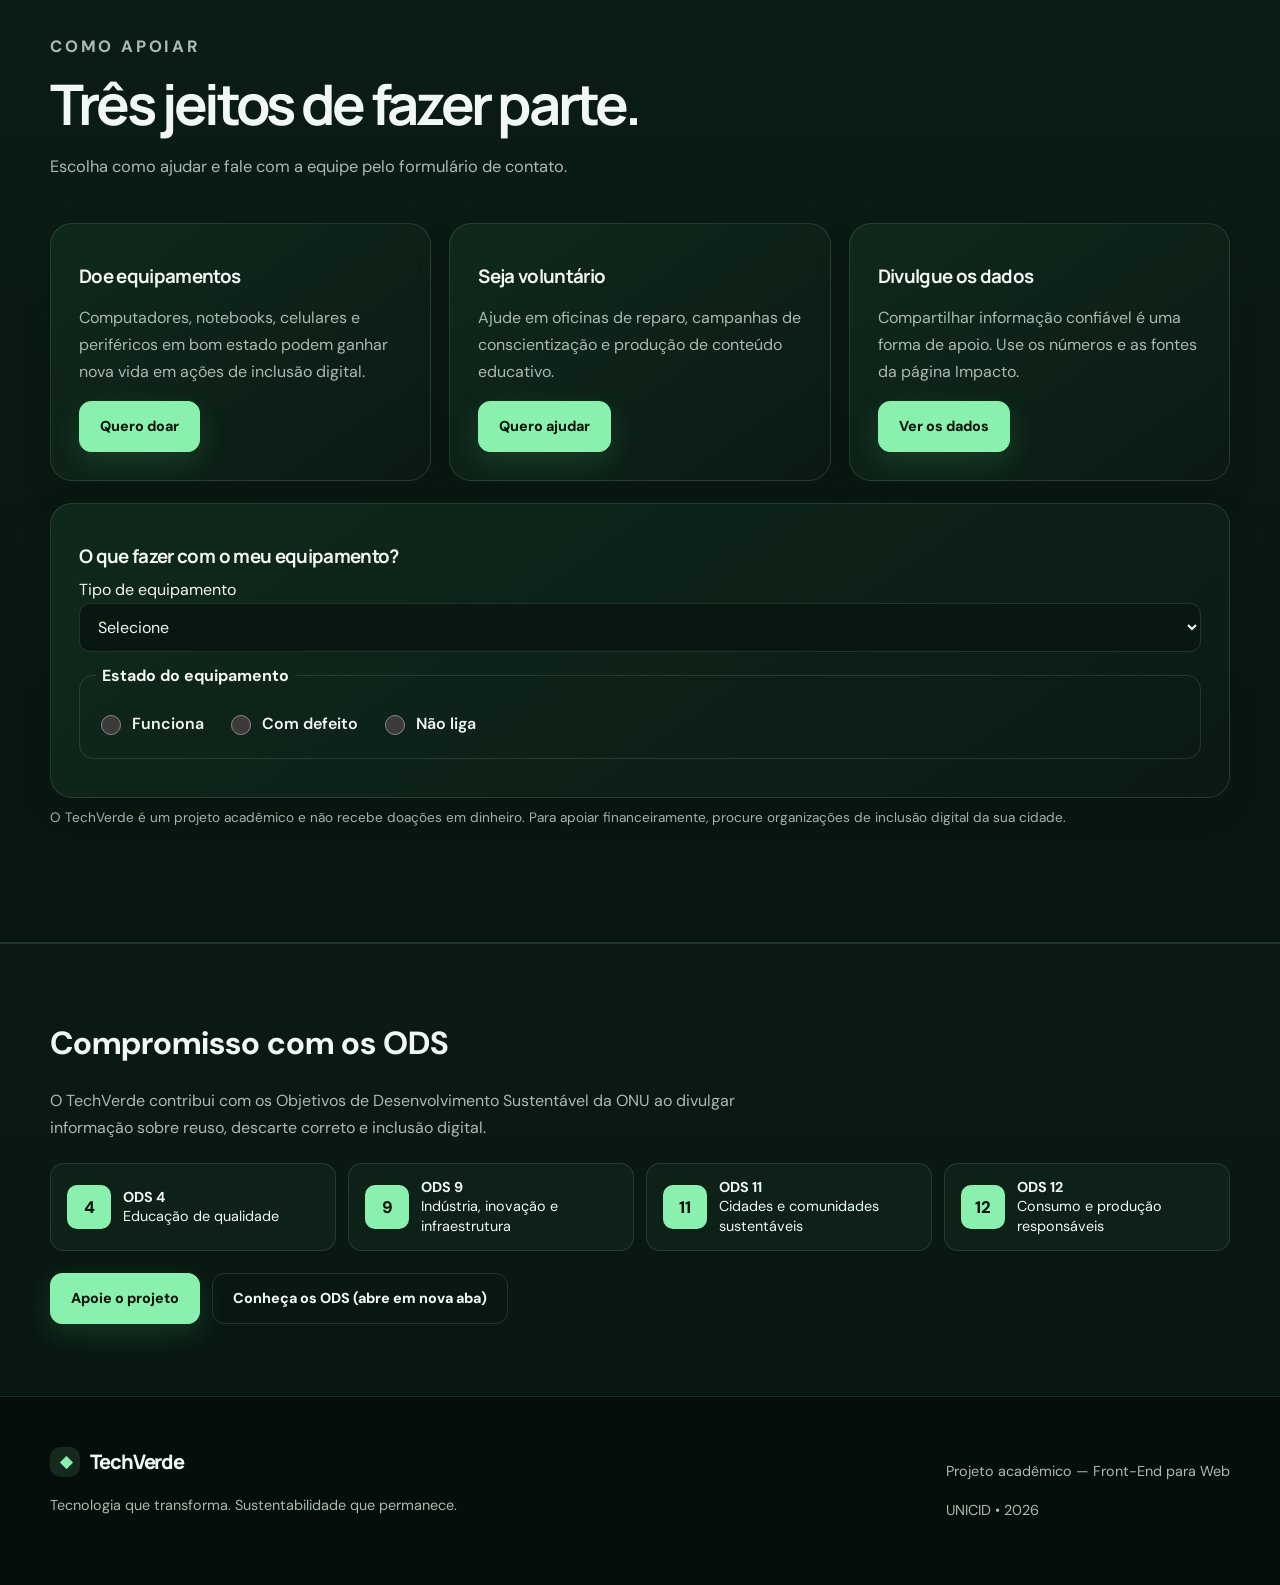
<file: projetos.html>
<!DOCTYPE html>
<html lang="pt-BR"><head><meta charset="UTF-8"><meta name="viewport" content="width=device-width, initial-scale=1.0">
  <meta name="theme-color" content="#07130f"><meta name="description" content="Projetos de tecnologia sustentável do TechVerde."><title>Projetos | TechVerde</title><link rel="icon" type="image/svg+xml" href="assets/favicon.svg">
<link rel="stylesheet" href="css/style.css"><meta property="og:type" content="website">
<meta property="og:site_name" content="TechVerde">
<meta property="og:title" content="Projetos | TechVerde">
<meta property="og:description" content="Projetos de tecnologia sustentável do TechVerde.">
</head>
<body>
<a class="skip-link" href="#conteudo">Pular para o conteúdo</a>
<header class="site-header"><div class="container nav-wrap"><a class="logo" href="index.html"><span>◆</span> TechVerde</a><button class="menu-toggle" type="button" aria-expanded="false" aria-controls="menu-principal" aria-label="Abrir menu de navegação"><span></span><span></span><span></span></button><nav id="menu-principal" aria-label="Navegação principal"><a href="index.html">Início</a><a href="sobre.html">Sobre</a><a class="active" aria-current="page" href="projetos.html">Projetos</a><a href="impacto.html">Impacto</a><a href="acessibilidade.html">Acessibilidade</a><a href="galeria.html">Galeria</a><a href="midia.html">Mídia</a><a href="noticias.html">Notícias</a><a href="contato.html">Contato</a><a href="orcamento_hospedagem.html">Orçamento</a></nav></div></header>
<main id="conteudo"><section class="page-hero"><div class="container"><p class="eyebrow">INICIATIVAS</p><h1>Projetos que unem <span>tech + verde.</span></h1><p>Ideias para reduzir desperdícios e ampliar o impacto positivo da tecnologia.</p></div></section>
<section class="section"><div class="container cards three">
<article class="card project"><span class="tag">REAPROVEITAMENTO</span><h2>Computador de novo</h2><p>Recondicionamento de computadores para prolongar sua vida útil e possibilitar novos usos.</p><a href="contato.html">Quero participar →</a></article>
<article class="card project"><span class="tag">INCLUSÃO</span><h2>Conecta Comunidade</h2><p>Iniciativas de inclusão digital com acesso a equipamentos e conhecimentos básicos de tecnologia.</p><a href="acessibilidade.html">Conhecer →</a></article>
<article class="card project"><span class="tag">EDUCAÇÃO</span><h2>Tech na Escola</h2><p>Conteúdo educativo para aproximar estudantes de programação, cidadania digital e sustentabilidade.</p><a href="noticias.html">Ver conteúdos →</a></article>
<article class="card project"><span class="tag">DESCARTE</span><h2>Ponto Eletrônico</h2><p>Campanha educativa sobre separação e encaminhamento correto de resíduos eletrônicos.</p><a href="impacto.html">Ver impacto →</a></article>
<article class="card project"><span class="tag">REPARO</span><h2>Antes de trocar, repare</h2><p>Incentivo à manutenção e ao diagnóstico de equipamentos antes da substituição.</p><a href="sobre.html">Saiba mais →</a></article>
<article class="card project"><span class="tag">CONSCIÊNCIA</span><h2>Compra consciente</h2><p>Reflexões sobre durabilidade, necessidade, manutenção e descarte no ciclo de consumo tecnológico.</p><a href="midia.html">Ver mídia →</a></article>
</div></section>
<section class="section alt" id="apoie" aria-labelledby="titulo-apoie"><div class="container"><div class="section-heading"><p class="eyebrow">COMO APOIAR</p><h2 id="titulo-apoie">Três jeitos de fazer parte.</h2><p>Escolha como ajudar e fale com a equipe pelo formulário de contato.</p></div>
<div class="apoio-grid">
<article class="card"><h3>Doe equipamentos</h3><p>Computadores, notebooks, celulares e periféricos em bom estado podem ganhar nova vida em ações de inclusão digital.</p><a class="btn primary" href="contato.html?assunto=Doa%C3%A7%C3%A3o%20de%20equipamentos">Quero doar</a></article>
<article class="card"><h3>Seja voluntário</h3><p>Ajude em oficinas de reparo, campanhas de conscientização e produção de conteúdo educativo.</p><a class="btn primary" href="contato.html?assunto=Voluntariado">Quero ajudar</a></article>
<article class="card"><h3>Divulgue os dados</h3><p>Compartilhar informação confiável é uma forma de apoio. Use os números e as fontes da página Impacto.</p><a class="btn primary" href="impacto.html#dados">Ver os dados</a></article>
</div>
<form class="card guia" id="guia-equipamento"><h3>O que fazer com o meu equipamento?</h3>
<label for="guia-tipo">Tipo de equipamento</label>
<select id="guia-tipo" name="tipo"><option value="">Selecione</option><option value="computador">Computador ou notebook</option><option value="celular">Celular ou tablet</option><option value="baterias">Pilhas e baterias</option><option value="cabos">Cabos e periféricos</option></select>
<fieldset><legend>Estado do equipamento</legend><div class="opcoes"><label><input type="radio" name="estado" value="funciona"> Funciona</label><label><input type="radio" name="estado" value="defeito"> Com defeito</label><label><input type="radio" name="estado" value="nao-liga"> Não liga</label></div></fieldset>
<p class="guia-resultado" id="guia-resultado" role="status" hidden></p></form>
<p class="fonte">O TechVerde é um projeto acadêmico e não recebe doações em dinheiro. Para apoiar financeiramente, procure organizações de inclusão digital da sua cidade.</p>
</div></section>
<section class="ods-strip" aria-labelledby="ods-titulo"><div class="container"><h2 id="ods-titulo">Compromisso com os ODS</h2><p>O TechVerde contribui com os Objetivos de Desenvolvimento Sustentável da ONU ao divulgar informação sobre reuso, descarte correto e inclusão digital.</p><ul class="ods-list"><li><span class="ods-num" aria-hidden="true">4</span><span><strong>ODS 4</strong><br>Educação de qualidade</span></li><li><span class="ods-num" aria-hidden="true">9</span><span><strong>ODS 9</strong><br>Indústria, inovação e infraestrutura</span></li><li><span class="ods-num" aria-hidden="true">11</span><span><strong>ODS 11</strong><br>Cidades e comunidades sustentáveis</span></li><li><span class="ods-num" aria-hidden="true">12</span><span><strong>ODS 12</strong><br>Consumo e produção responsáveis</span></li></ul><div class="ods-actions"><a class="btn primary" href="projetos.html#apoie">Apoie o projeto</a><a class="btn ghost" href="https://brasil.un.org/pt-br/sdgs" target="_blank" rel="noopener">Conheça os ODS (abre em nova aba)</a></div></div></section>
</main>
<footer class="site-footer"><div class="container footer-grid"><div><a class="logo" href="index.html"><span>◆</span> TechVerde</a><p>Tecnologia que transforma. Sustentabilidade que permanece.</p></div><div><p>Projeto acadêmico — Front-End para Web</p><p>UNICID • 2026</p></div></div></footer><script src="js/script.js" defer></script>
<script src="js/ecobot.js" defer></script>
</body></html>
</file>
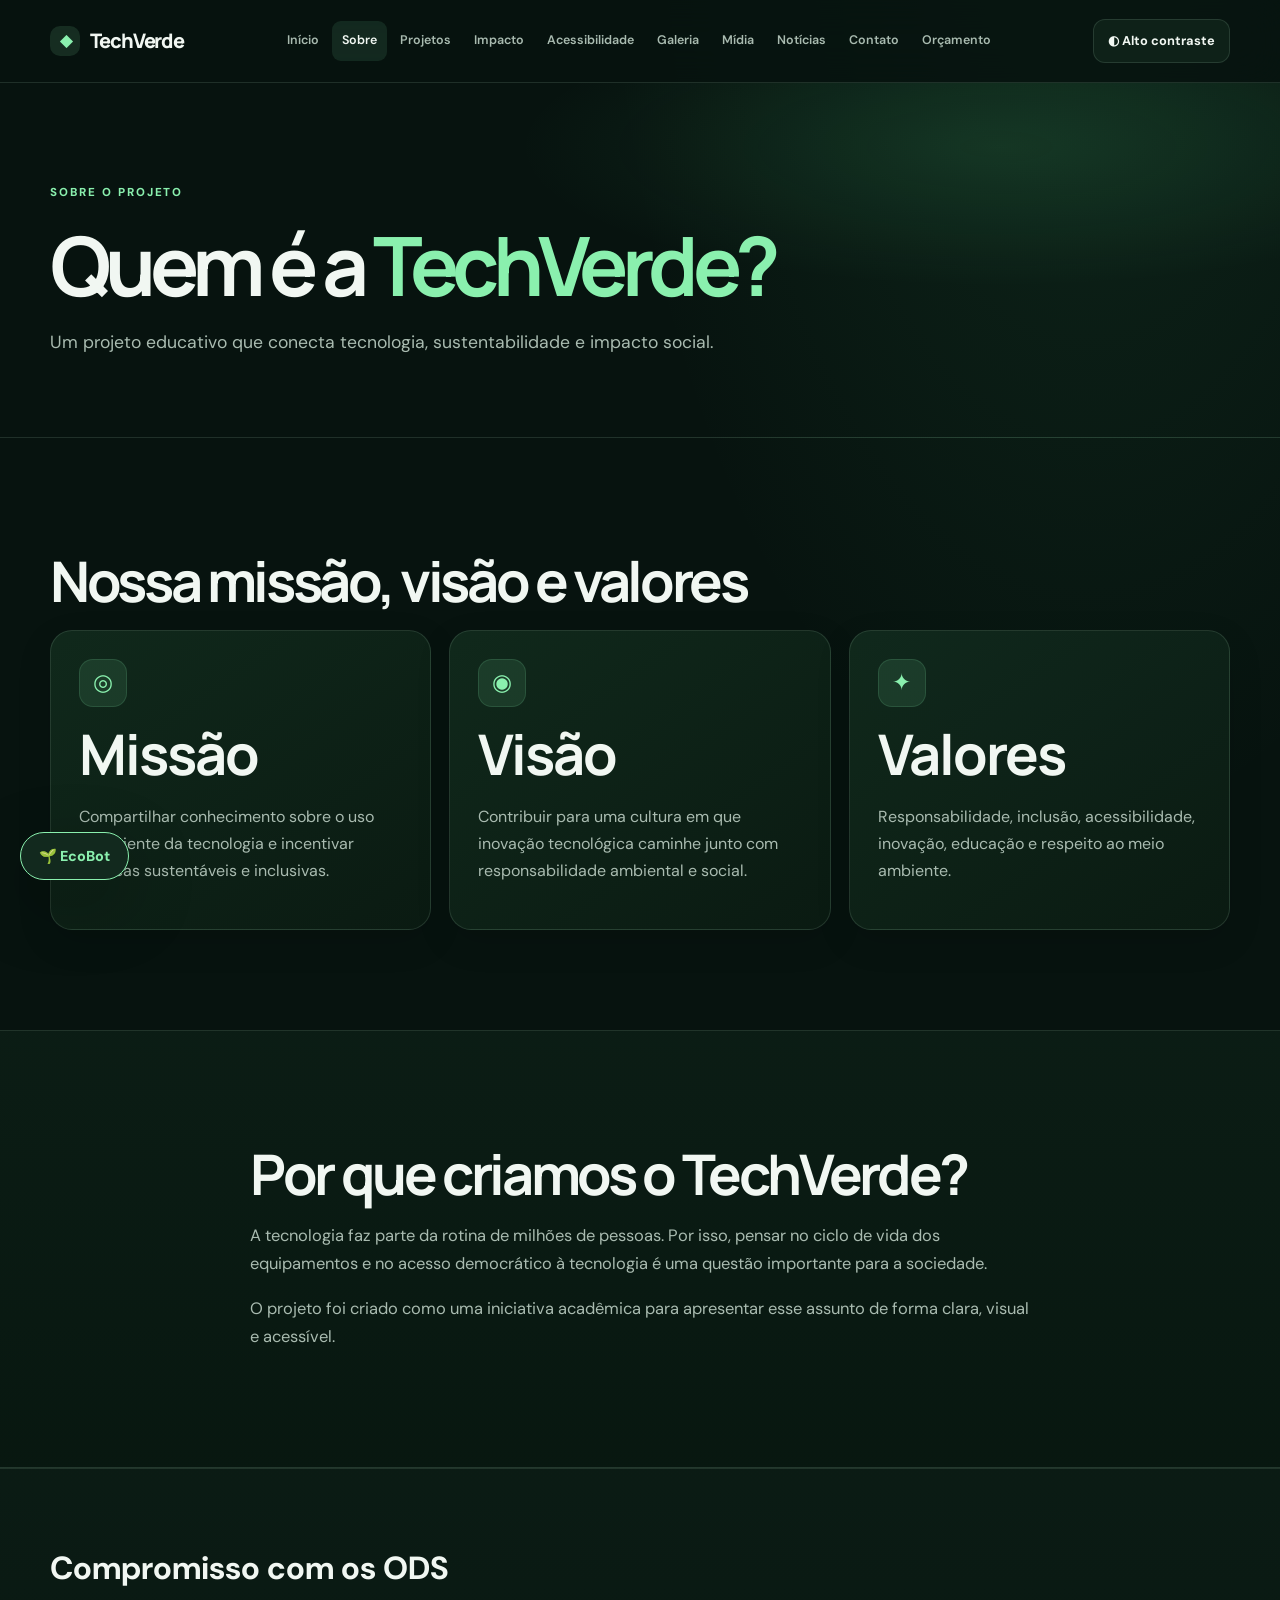
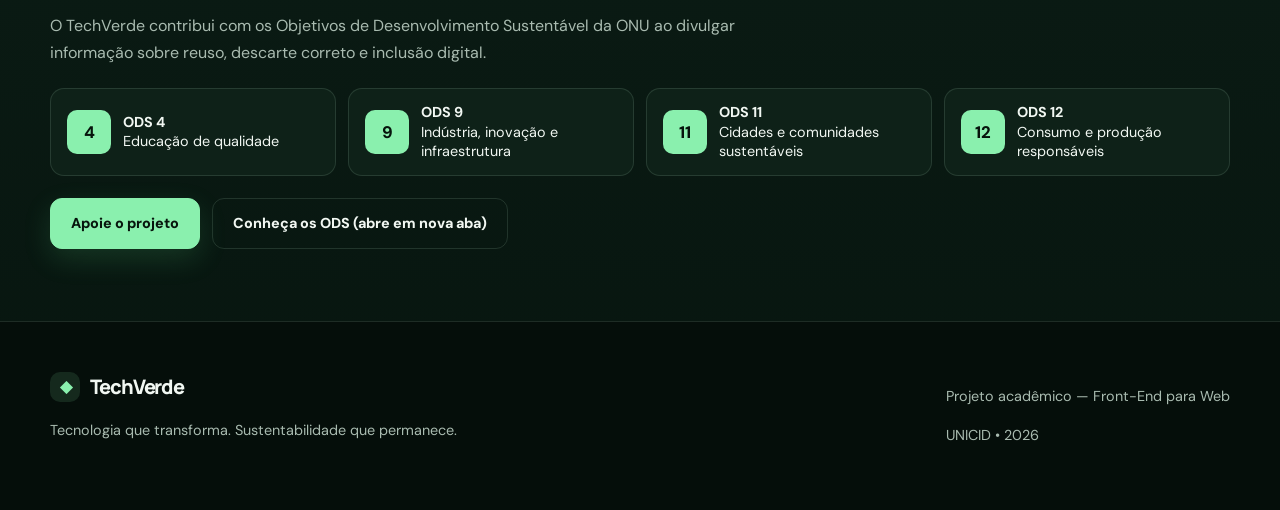
<file: sobre.html>
<!DOCTYPE html>
<html lang="pt-BR">
<head>
    <meta charset="UTF-8">
    <meta name="viewport" content="width=device-width, initial-scale=1.0">
    <meta name="theme-color" content="#07130f">
    <meta name="description" content="Conheça o projeto TechVerde.">
    <title>Sobre | TechVerde</title>
    <link rel="icon" type="image/svg+xml" href="assets/favicon.svg">
    <link rel="stylesheet" href="css/style.css">
    <meta property="og:type" content="website">
    <meta property="og:site_name" content="TechVerde">
    <meta property="og:title" content="Sobre | TechVerde">
    <meta property="og:description" content="Conheça o projeto TechVerde.">
</head>

<body>

<a class="skip-link" href="#conteudo">Pular para o conteúdo</a>

<header class="site-header">
    <div class="container nav-wrap">
        <a class="logo" href="index.html"><span>◆</span> TechVerde</a>

        <button class="menu-toggle" type="button" aria-expanded="false" aria-controls="menu-principal" aria-label="Abrir menu de navegação">
            <span></span>
            <span></span>
            <span></span>
        </button>

        <nav id="menu-principal" aria-label="Navegação principal">
            <a href="index.html">Início</a>
            <a class="active" aria-current="page" href="sobre.html">Sobre</a>
            <a href="projetos.html">Projetos</a>
            <a href="impacto.html">Impacto</a>
            <a href="acessibilidade.html">Acessibilidade</a>
            <a href="galeria.html">Galeria</a>
            <a href="midia.html">Mídia</a>
            <a href="noticias.html">Notícias</a>
            <a href="contato.html">Contato</a>
            <a href="orcamento_hospedagem.html">Orçamento</a>
        </nav>
    </div>
</header>

<main id="conteudo">

    <section class="page-hero">
        <div class="container">
            <p class="eyebrow">SOBRE O PROJETO</p>
            <h1>Quem é a <span>TechVerde?</span></h1>
            <p>Um projeto educativo que conecta tecnologia, sustentabilidade e impacto social.</p>
        </div>
    </section>

    <section class="section" aria-labelledby="titulo-mvv">
        <div class="container">
            <h2 id="titulo-mvv">Nossa missão, visão e valores</h2>
        </div>

        <div class="container cards three">
            <article class="card">
                <div class="icon">◎</div>
                <h2>Missão</h2>
                <p>Compartilhar conhecimento sobre o uso consciente da tecnologia e incentivar práticas sustentáveis e inclusivas.</p>
            </article>

            <article class="card">
                <div class="icon">◉</div>
                <h2>Visão</h2>
                <p>Contribuir para uma cultura em que inovação tecnológica caminhe junto com responsabilidade ambiental e social.</p>
            </article>

            <article class="card">
                <div class="icon">✦</div>
                <h2>Valores</h2>
                <p>Responsabilidade, inclusão, acessibilidade, inovação, educação e respeito ao meio ambiente.</p>
            </article>
        </div>
    </section>

    <section class="section alt">
        <div class="container narrow">
            <h2>Por que criamos o TechVerde?</h2>
            <p>A tecnologia faz parte da rotina de milhões de pessoas. Por isso, pensar no ciclo de vida dos equipamentos e no acesso democrático à tecnologia é uma questão importante para a sociedade.</p>
            <p>O projeto foi criado como uma iniciativa acadêmica para apresentar esse assunto de forma clara, visual e acessível.</p>
        </div>
    </section>

    <section class="ods-strip" aria-labelledby="ods-titulo">
        <div class="container">
            <h2 id="ods-titulo">Compromisso com os ODS</h2>
            <p>O TechVerde contribui com os Objetivos de Desenvolvimento Sustentável da ONU ao divulgar informação sobre reuso, descarte correto e inclusão digital.</p>

            <ul class="ods-list">
                <li>
                    <span class="ods-num" aria-hidden="true">4</span>
                    <span><strong>ODS 4</strong><br>Educação de qualidade</span>
                </li>
                <li>
                    <span class="ods-num" aria-hidden="true">9</span>
                    <span><strong>ODS 9</strong><br>Indústria, inovação e infraestrutura</span>
                </li>
                <li>
                    <span class="ods-num" aria-hidden="true">11</span>
                    <span><strong>ODS 11</strong><br>Cidades e comunidades sustentáveis</span>
                </li>
                <li>
                    <span class="ods-num" aria-hidden="true">12</span>
                    <span><strong>ODS 12</strong><br>Consumo e produção responsáveis</span>
                </li>
            </ul>

            <div class="ods-actions">
                <a class="btn primary" href="projetos.html#apoie">Apoie o projeto</a>
                <a class="btn ghost" href="https://brasil.un.org/pt-br/sdgs" target="_blank" rel="noopener">Conheça os ODS (abre em nova aba)</a>
            </div>
        </div>
    </section>

</main>

<footer class="site-footer">
    <div class="container footer-grid">
        <div>
            <a class="logo" href="index.html"><span>◆</span> TechVerde</a>
            <p>Tecnologia que transforma. Sustentabilidade que permanece.</p>
        </div>

        <div>
            <p>Projeto acadêmico — Front-End para Web</p>
            <p>UNICID • 2026</p>
        </div>
    </div>
</footer>

<script src="js/script.js" defer></script>
<script src="js/ecobot.js" defer></script>

</body>
</html>
</file>
<file: css/style.css>
@import url('https://fonts.googleapis.com/css2?family=DM+Sans:wght@400;500;600;700&family=Manrope:wght@400;500;600;700;800&display=swap');
:root{color-scheme:dark;--bg:#07130f;--bg-soft:#0a1913;--panel:#0e2118;--panel-2:#12291e;--text:#f1f7f2;--muted:#a9bbb0;--green:#8af0ae;--green-strong:#54d985;--line:rgba(183,226,197,.14);--max:1180px;--radius:22px;--shadow:0 24px 70px rgba(0,0,0,.28)}
*{box-sizing:border-box}html{scroll-behavior:smooth;scroll-padding-top:110px}body{margin:0;background:radial-gradient(ellipse at 85% -10%,rgba(70,190,117,.12),transparent 32%),var(--bg);color:var(--text);font-family:'DM Sans',Arial,sans-serif;line-height:1.7;-webkit-font-smoothing:antialiased}body,button,input,select,textarea{font-family:'DM Sans',Arial,sans-serif}a{color:inherit;text-decoration:none}a:hover{color:var(--green)}button,a,input,select,textarea{-webkit-tap-highlight-color:transparent}button:focus-visible,a:focus-visible,input:focus-visible,select:focus-visible,textarea:focus-visible{outline:3px solid var(--green);outline-offset:4px}.container{width:min(var(--max),calc(100% - 48px));margin-inline:auto}.skip-link{position:fixed;top:12px;left:12px;z-index:1000;padding:10px 16px;border-radius:10px;background:var(--green);color:#06140c;font-weight:800;transform:translateY(-160%)}.skip-link:focus{transform:translateY(0)}
.site-header{position:sticky;top:0;z-index:100;background:rgba(7,19,15,.82);backdrop-filter:blur(18px);border-bottom:1px solid var(--line)}.nav-wrap{min-height:82px;display:flex;align-items:center;justify-content:space-between;gap:28px}.logo{display:inline-flex;align-items:center;font-family:Manrope,sans-serif;font-size:1.25rem;font-weight:800;letter-spacing:-.055em;white-space:nowrap}.logo span{display:grid;place-items:center;width:30px;height:30px;margin-right:10px;border-radius:10px;background:rgba(138,240,174,.12);color:var(--green);font-size:1rem}.site-header nav{display:flex;align-items:center;justify-content:flex-end;gap:3px}.site-header nav a{font-size:.78rem;font-weight:600;color:var(--muted);padding:9px 10px;border-radius:9px;transition:background .2s,color .2s}.site-header nav a:hover,.site-header nav a.active{color:var(--text);background:rgba(138,240,174,.1)}.menu-toggle{display:none;width:44px;height:42px;padding:10px;border:1px solid var(--line);border-radius:12px;background:var(--panel);cursor:pointer}.menu-toggle span{display:block;width:19px;height:2px;margin:4px auto;background:var(--text);border-radius:4px}
.hero{position:relative;overflow:hidden;padding:clamp(76px,10vw,138px) 0 112px;border-bottom:1px solid var(--line);background:radial-gradient(ellipse at 80% 30%,rgba(84,217,133,.13),transparent 34%)}.hero:after{content:'';position:absolute;inset:auto -10% -250px 42%;height:420px;border:1px solid rgba(138,240,174,.1);border-radius:50%;pointer-events:none}.hero-grid{position:relative;z-index:1;display:grid;grid-template-columns:1.12fr .88fr;gap:clamp(35px,7vw,90px);align-items:center}.eyebrow{margin:0;color:var(--green);font-size:.72rem;font-weight:800;letter-spacing:.17em;text-transform:uppercase}.hero h1,.page-hero h1{max-width:850px;margin:22px 0;font-family:Manrope,sans-serif;font-size:clamp(3.2rem,7.3vw,6.3rem);line-height:.99;letter-spacing:-.075em}.hero h1 span,.page-hero h1 span{color:var(--green)}.lead{max-width:620px;color:var(--muted);font-size:clamp(1.05rem,1.6vw,1.2rem);line-height:1.8}.actions{display:flex;flex-wrap:wrap;gap:13px;margin-top:32px}.btn{display:inline-flex;align-items:center;justify-content:center;min-height:48px;padding:12px 20px;border:1px solid var(--line);border-radius:12px;font-size:.9rem;font-weight:800;transition:transform .2s,background .2s,border-color .2s,box-shadow .2s}.btn:hover{transform:translateY(-2px)}.btn.primary{background:var(--green);color:#07150d;border-color:var(--green);box-shadow:0 10px 28px rgba(84,217,133,.16)}.btn.primary:hover{background:#a4f7bf;box-shadow:0 14px 36px rgba(84,217,133,.24)}.btn.secondary{background:rgba(255,255,255,.025);color:var(--text)}.btn.secondary:hover{border-color:rgba(138,240,174,.5);background:rgba(138,240,174,.07)}
.hero-card{position:relative;min-height:430px;border:1px solid rgba(138,240,174,.2);border-radius:30px;overflow:hidden;background:radial-gradient(circle at 50% 48%,rgba(84,217,133,.2),transparent 34%),linear-gradient(145deg,#153324,#091710 72%);box-shadow:var(--shadow)}.hero-card:before,.hero-card:after{content:'';position:absolute;left:50%;top:46%;border:1px solid rgba(138,240,174,.2);border-radius:50%;transform:translate(-50%,-50%)}.hero-card:before{width:330px;height:330px}.hero-card:after{width:235px;height:235px}.orb{position:absolute;left:50%;top:46%;z-index:1;display:grid;place-items:center;width:150px;height:150px;border:1px solid rgba(255,255,255,.4);border-radius:50%;background:linear-gradient(145deg,#a6f7bd,#54d985);color:#092014;font-size:5rem;transform:translate(-50%,-50%);box-shadow:0 0 85px rgba(84,217,133,.35)}.chip{position:absolute;top:24px;right:24px;padding:10px 14px;border:1px solid var(--line);border-radius:12px;background:rgba(7,19,15,.55);color:var(--green);font-size:.75rem;font-weight:800;letter-spacing:.12em}.hero-stat{position:absolute;right:25px;bottom:24px;left:25px;display:flex;align-items:center;gap:16px;padding:17px 20px;border:1px solid var(--line);border-radius:16px;background:rgba(7,19,15,.68);backdrop-filter:blur(12px)}.hero-stat strong{color:var(--green);font-family:Manrope,sans-serif;font-size:2.5rem;line-height:1}.hero-stat span{color:var(--muted);font-size:.85rem;line-height:1.4}
.section{padding:clamp(68px,8vw,100px) 0}.section.alt{background:linear-gradient(180deg,rgba(14,33,24,.65),rgba(9,25,17,.65));border-block:1px solid var(--line)}.section-heading{max-width:780px;margin-bottom:42px}.section h2{font-family:Manrope,sans-serif;font-size:clamp(2rem,4.4vw,3.5rem);line-height:1.12;letter-spacing:-.06em;margin:12px 0 17px}.section-heading p,.narrow p{color:var(--muted);font-size:1.03rem}.cards{display:grid;gap:18px}.cards.three{grid-template-columns:repeat(3,minmax(0,1fr))}.card{position:relative;padding:28px;border:1px solid var(--line);border-radius:var(--radius);background:linear-gradient(145deg,rgba(17,42,29,.94),rgba(11,27,19,.94));box-shadow:0 12px 35px rgba(0,0,0,.12);transition:transform .25s,border-color .25s,box-shadow .25s}.card:hover{transform:translateY(-5px);border-color:rgba(138,240,174,.35);box-shadow:0 20px 50px rgba(0,0,0,.2)}.card h2,.card h3{margin:13px 0 9px;font-family:Manrope,sans-serif;line-height:1.2;letter-spacing:-.035em}.card p{color:var(--muted)}.card a:not(.btn){color:var(--green);font-weight:800}.icon{display:grid;place-items:center;width:48px;height:48px;border:1px solid rgba(138,240,174,.14);border-radius:14px;background:rgba(138,240,174,.1);color:var(--green);font-size:1.45rem}.highlight{padding:72px 0;background:linear-gradient(115deg,#8af0ae,#c1f8cf);color:#071b10}.highlight .eyebrow{color:#1b6338}.highlight-grid{display:grid;grid-template-columns:1fr 1fr;gap:60px;align-items:center}.highlight h2{margin:12px 0;font-family:Manrope,sans-serif;font-size:clamp(2.1rem,4.4vw,3.8rem);line-height:1.05;letter-spacing:-.065em}.highlight p{font-size:1.08rem}.site-footer{padding:48px 0;border-top:1px solid var(--line);background:#050e0a;color:var(--muted)}.footer-grid{display:flex;justify-content:space-between;align-items:flex-start;gap:30px}.footer-grid p{font-size:.9rem}.footer-grid .logo{color:var(--text)}
.page-hero{padding:clamp(65px,8vw,100px) 0 62px;border-bottom:1px solid var(--line);background:radial-gradient(ellipse at 78% 18%,rgba(84,217,133,.12),transparent 34%)}.page-hero h1{max-width:920px;font-size:clamp(2.8rem,6.4vw,5.5rem)}.page-hero p:not(.eyebrow){max-width:740px;color:var(--muted);font-size:1.1rem}.narrow{max-width:780px}.project{min-height:250px}.tag{display:inline-flex;color:var(--green);font-size:.68rem;font-weight:800;letter-spacing:.13em;margin-bottom:7px}.table-wrap{overflow-x:auto;margin-bottom:28px;border:1px solid var(--line);border-radius:16px;background:var(--panel)}.table-wrap table{width:100%;border-collapse:collapse;min-width:580px}.table-wrap caption{text-align:left;padding:18px 20px;color:var(--muted);font-weight:800}.table-wrap th,.table-wrap td{padding:16px 20px;text-align:left;border-bottom:1px solid var(--line)}.table-wrap th{background:rgba(138,240,174,.08);font-size:.82rem}.table-wrap td{color:var(--muted)}.big-number{font-family:Manrope,sans-serif;font-size:3.5rem;color:var(--green)}.gallery{display:grid;grid-template-columns:repeat(2,minmax(0,1fr));gap:20px}.gallery figure{margin:0;overflow:hidden;border:1px solid var(--line);border-radius:20px;background:var(--panel)}.placeholder{position:relative;min-height:280px;display:grid;place-items:center;text-align:center;font-family:Manrope,sans-serif;font-size:1.7rem;font-weight:800;letter-spacing:.08em;color:var(--green);background:radial-gradient(circle at 50% 45%,rgba(84,217,133,.22),transparent 30%),linear-gradient(135deg,#183a28,#091710)}.placeholder:before{content:'✳';position:absolute;font-size:9rem;opacity:.09}.gallery figcaption{padding:18px;color:var(--text)}.gallery small{display:block;color:var(--muted);margin-top:6px}.media-grid{display:grid;grid-template-columns:1fr 1fr;gap:18px;margin-bottom:18px}.media-grid video{display:block;width:100%;border-radius:12px;background:#000;aspect-ratio:16/9}.media-grid audio{width:100%;margin:25px 0}.media-placeholder{min-height:190px;display:flex;flex-direction:column;align-items:flex-start;justify-content:center;gap:10px;padding:24px;border:1px dashed rgba(138,240,174,.28);border-radius:15px;background:radial-gradient(circle at 15% 40%,rgba(84,217,133,.13),transparent 42%),#0a1a12;color:var(--muted)}.media-placeholder strong{color:var(--text);font-family:Manrope,sans-serif;font-size:1.15rem}.media-placeholder .icon{margin-bottom:4px}.audio-placeholder{min-height:190px}.iframe-card{margin-top:18px}.embed-placeholder{min-height:210px;display:grid;justify-items:start;align-content:center;padding:24px;border:1px dashed rgba(138,240,174,.3);border-radius:16px;background:rgba(138,240,174,.035)}.embed-placeholder h3{margin-bottom:0}.muted{color:var(--muted)}code{color:var(--green);overflow-wrap:anywhere}.contact-grid{display:grid;grid-template-columns:1.2fr .8fr;gap:20px;align-items:start}.form{display:grid;gap:9px}.form label{margin-top:8px;font-size:.9rem;font-weight:700}.form input,.form select,.form textarea{width:100%;min-height:48px;padding:12px 14px;border:1px solid var(--line);background:#081710;color:var(--text);border-radius:11px;font:inherit}.form textarea{resize:vertical;min-height:145px}.form input::placeholder,.form textarea::placeholder{color:#789083}.form input:focus,.form select:focus,.form textarea:focus{outline:2px solid var(--green);outline-offset:2px;border-color:transparent}.form .btn{margin-top:12px;border:0}.form-note{padding:13px 15px;border:1px solid var(--line);border-radius:12px;background:rgba(138,240,174,.05);color:var(--muted);font-size:.86rem}.form-note.success{border-color:rgba(138,240,174,.45);color:var(--green)}.card hr{border:0;border-top:1px solid var(--line);margin:25px 0}.reveal{opacity:0;transform:translateY(18px);transition:opacity .6s ease,transform .6s ease}.reveal.is-visible{opacity:1;transform:none}.back-to-top{position:fixed;right:20px;bottom:20px;z-index:50;width:46px;height:46px;border:1px solid var(--line);border-radius:14px;background:var(--panel-2);color:var(--green);font-size:1.25rem;cursor:pointer;opacity:0;visibility:hidden;transform:translateY(8px);transition:.2s}.back-to-top.visible{opacity:1;visibility:visible;transform:none}.form-status{min-height:1.5em}
@media(max-width:1050px){.nav-wrap{min-height:76px}.menu-toggle{display:block;margin-left:auto}.site-header nav{position:absolute;top:calc(100% + 1px);right:24px;left:24px;display:none;align-items:stretch;flex-direction:column;padding:12px;border:1px solid var(--line);border-radius:0 0 18px 18px;background:rgba(7,19,15,.98);box-shadow:var(--shadow)}.site-header nav.open{display:flex}.site-header nav a{padding:11px 13px;font-size:.9rem}.hero-grid,.highlight-grid{grid-template-columns:1fr}.hero-card{max-width:560px;width:100%;min-height:360px;margin-inline:auto}.cards.three{grid-template-columns:repeat(2,minmax(0,1fr))}}
@media(max-width:680px){.container{width:min(var(--max),calc(100% - 32px))}.hero{padding:68px 0 76px}.hero h1{font-size:clamp(3rem,14vw,4.4rem)}.hero-card{min-height:300px;border-radius:23px}.hero-card:before{width:250px;height:250px}.hero-card:after{width:180px;height:180px}.orb{width:112px;height:112px;font-size:3.6rem}.chip{top:16px;right:16px}.hero-stat{right:15px;bottom:15px;left:15px;padding:12px 14px}.hero-stat strong{font-size:2rem}.cards.three,.gallery,.media-grid,.contact-grid{grid-template-columns:1fr}.card{padding:23px}.page-hero{padding:62px 0 44px}.page-hero h1{font-size:clamp(2.7rem,12vw,4rem)}.footer-grid{flex-direction:column;gap:12px}.highlight{padding:58px 0}.highlight-grid{gap:12px}.section{padding:66px 0}.placeholder{min-height:230px}.iframe-card iframe{height:250px}}
@media(prefers-reduced-motion:reduce){*,*::before,*::after{scroll-behavior:auto!important;animation-duration:.01ms!important;animation-iteration-count:1!important;transition-duration:.01ms!important}.reveal{opacity:1;transform:none}}

/* =====================================================================
   2ª ENTREGA — componentes novos (usam as mesmas variáveis de :root)
   ===================================================================== */

/* ---- Validação do formulário (borda em destaque + mensagem) ---- */
.form input.invalid,.form select.invalid,.form textarea.invalid{border-color:#ff7b7b;box-shadow:0 0 0 2px rgba(255,123,123,.35)}
.error-msg{min-height:0;margin:0;color:#ffb3b3;font-size:.85rem;font-weight:600}
.error-msg:empty{display:none}
.form-note.error{border-color:rgba(255,123,123,.6);color:#ffb3b3}
.form-actions{display:flex;flex-wrap:wrap;gap:12px;align-items:center}
.form-actions .btn{margin-top:12px}
.btn.ghost{background:transparent;color:var(--text);border:1px solid var(--line)}
.btn.ghost:hover{border-color:var(--green);color:var(--green)}
.required-note{color:var(--muted);font-size:.85rem;margin:0}

/* ---- Alto contraste (botão no topo + variáveis alternativas) ---- */
.contrast-toggle{min-height:44px;padding:8px 14px;border:1px solid var(--line);border-radius:12px;background:var(--panel);color:var(--text);font:inherit;font-size:.8rem;font-weight:700;cursor:pointer;transition:border-color .2s,color .2s;white-space:nowrap}
.contrast-toggle:hover{border-color:var(--green);color:var(--green)}
.contrast-toggle:focus-visible{outline:3px solid var(--green);outline-offset:3px}
html[data-contrast="alto"]{--bg:#000;--bg-soft:#000;--panel:#000;--panel-2:#000;--text:#fff;--muted:#fff;--green:#ffe600;--green-strong:#ffe600;--line:#fff}
html[data-contrast="alto"] body{background:#000}
html[data-contrast="alto"] .card,html[data-contrast="alto"] .site-header nav,html[data-contrast="alto"] .hero-card,html[data-contrast="alto"] .form input,html[data-contrast="alto"] .form select,html[data-contrast="alto"] .form textarea{background:#000}
html[data-contrast="alto"] .site-footer,html[data-contrast="alto"] .section.alt,html[data-contrast="alto"] .highlight,html[data-contrast="alto"] .page-hero{background:#000}
html[data-contrast="alto"] a{text-decoration:underline}
html[data-contrast="alto"] .btn.primary{background:#ffe600;color:#000}
@media(max-width:1050px){.contrast-toggle{margin-left:10px}.menu-toggle+.contrast-toggle{margin-left:10px}}

/* ---- Faixa de ODS e chamada para ação (todas as páginas) ---- */
.ods-strip{border-top:1px solid var(--line);background:linear-gradient(180deg,rgba(14,33,24,.55),rgba(9,25,17,.55));padding:clamp(44px,6vw,72px) 0}
.ods-strip h2{font-size:clamp(1.4rem,3vw,2rem);margin:0 0 8px}
.ods-strip p{color:var(--muted);max-width:760px}
.ods-list{list-style:none;margin:22px 0;padding:0;display:grid;grid-template-columns:repeat(4,minmax(0,1fr));gap:12px}
.ods-list li{display:flex;gap:12px;align-items:center;padding:14px 16px;border:1px solid var(--line);border-radius:14px;background:var(--panel);font-size:.9rem;line-height:1.35}
.ods-list .ods-num{flex:none;display:grid;place-items:center;width:44px;height:44px;border-radius:10px;background:var(--green);color:#06140c;font-weight:800;font-size:1.05rem}
.ods-actions{display:flex;flex-wrap:wrap;gap:12px;align-items:center}
.ods-actions .btn{margin:0}
@media(max-width:1050px){.ods-list{grid-template-columns:repeat(2,minmax(0,1fr))}}
@media(max-width:680px){.ods-list{grid-template-columns:1fr}}

/* ---- Estatísticas com fonte ---- */
.stats{display:grid;grid-template-columns:repeat(4,minmax(0,1fr));gap:14px;margin:26px 0 10px}
.stat{padding:22px;border:1px solid var(--line);border-radius:18px;background:var(--panel)}
.stat strong{display:block;font-family:Manrope,Arial,sans-serif;font-size:clamp(1.9rem,4vw,2.6rem);line-height:1.1;color:var(--green)}
.stat span{display:block;margin-top:6px;color:var(--muted);font-size:.9rem}
.fonte{color:var(--muted);font-size:.85rem;margin-top:8px}
.fonte a{color:var(--green);text-decoration:underline}
.lista-fontes{color:var(--muted);padding-left:20px}
.lista-fontes a{color:var(--green);text-decoration:underline;overflow-wrap:anywhere}
@media(max-width:1050px){.stats{grid-template-columns:repeat(2,minmax(0,1fr))}}
@media(max-width:680px){.stats{grid-template-columns:1fr}}

/* ---- Filtro de notícias ---- */
.filtros{display:flex;flex-wrap:wrap;gap:10px;align-items:center;margin-bottom:22px}
.filtro-btn{min-height:44px;padding:8px 18px;border:1px solid var(--line);border-radius:999px;background:var(--panel);color:var(--text);font:inherit;font-weight:700;font-size:.85rem;cursor:pointer;transition:background .2s,color .2s,border-color .2s}
.filtro-btn:hover{border-color:var(--green)}
.filtro-btn[aria-pressed="true"]{background:var(--green);color:#06140c;border-color:var(--green)}
.filtro-btn:focus-visible{outline:3px solid var(--green);outline-offset:3px}
[hidden]{display:none!important}

/* ---- Guia do equipamento / apoio ---- */
.guia fieldset{border:1px solid var(--line);border-radius:14px;padding:12px 16px;margin:10px 0}
.guia legend{font-weight:700;padding:0 6px}
.guia .opcoes{display:flex;flex-wrap:wrap;gap:6px 22px}
.guia .opcoes label{display:inline-flex;gap:8px;align-items:center;min-height:44px;font-weight:600;cursor:pointer}
.guia input[type=radio]{width:20px;height:20px;accent-color:var(--green)}
.guia select{width:100%;min-height:48px;padding:12px 14px;border:1px solid var(--line);background:#081710;color:var(--text);border-radius:11px;font:inherit}
.guia select:focus-visible,.guia input:focus-visible{outline:3px solid var(--green);outline-offset:3px}
.guia-resultado{margin-top:14px;padding:16px 18px;border:1px solid rgba(138,240,174,.45);border-radius:14px;background:rgba(138,240,174,.07);color:var(--text)}
.apoio-grid{display:grid;grid-template-columns:repeat(3,minmax(0,1fr));gap:18px;margin-bottom:22px}
@media(max-width:1050px){.apoio-grid{grid-template-columns:1fr}}

/* ---- Mídia e galeria ---- */
.media-grid video{width:100%;height:auto}
.media-grid audio{display:block;width:100%;margin:18px 0}
.embed-frame{width:100%;height:380px;border:1px solid var(--line);border-radius:14px;background:#0a1a12}
.transcricao{margin-top:12px;color:var(--muted)}
.transcricao summary{cursor:pointer;color:var(--green);font-weight:700;min-height:44px;display:flex;align-items:center}
.transcricao summary:focus-visible{outline:3px solid var(--green);outline-offset:3px}
.transcricao p{margin:8px 0}
.gallery img{display:block;width:100%;height:auto}
.credito{color:var(--muted);font-size:.8rem}

/* ---- Equipe (Contato) ---- */
.lista-equipe{list-style:none;padding:0;margin:12px 0}
.lista-equipe li{padding:10px 0;border-bottom:1px solid var(--line);color:var(--muted);font-size:.92rem}
.lista-equipe strong{color:var(--text)}

/* ---- EcoBot (assistente FAQ) ---- */
.ecobot-toggle{position:fixed;left:20px;bottom:20px;z-index:60;min-height:48px;padding:10px 18px;border:1px solid var(--green);border-radius:999px;background:var(--panel-2);color:var(--green);font:inherit;font-weight:800;font-size:.9rem;cursor:pointer;box-shadow:var(--shadow)}
.ecobot-toggle:hover{background:var(--green);color:#06140c}
.ecobot-toggle:focus-visible,.ecobot-chip:focus-visible,.ecobot-painel input:focus-visible{outline:3px solid var(--green);outline-offset:3px}
.ecobot-painel{position:fixed;left:20px;bottom:80px;z-index:60;width:min(380px,calc(100vw - 40px));max-height:min(560px,calc(100vh - 120px));display:flex;flex-direction:column;gap:10px;padding:18px;border:1px solid var(--line);border-radius:20px;background:#0b1d15;box-shadow:var(--shadow);overflow:hidden}
.ecobot-painel[hidden]{display:none}
.ecobot-titulo{margin:0;font-size:1.15rem;color:var(--green)}
.ecobot-aviso{margin:0;color:var(--muted);font-size:.8rem}
.ecobot-log{flex:1;min-height:120px;overflow-y:auto;display:flex;flex-direction:column;gap:8px;padding:4px 2px}
.ecobot-msg{margin:0;padding:10px 12px;border-radius:12px;font-size:.88rem;line-height:1.5}
.ecobot-msg.bot{background:rgba(138,240,174,.1);border:1px solid var(--line)}
.ecobot-msg.user{background:var(--panel-2);align-self:flex-end}
.ecobot-sugestoes{display:flex;flex-wrap:wrap;gap:6px}
.ecobot-chip{min-height:36px;padding:6px 12px;border:1px solid var(--line);border-radius:999px;background:transparent;color:var(--text);font:inherit;font-size:.78rem;cursor:pointer}
.ecobot-chip:hover{border-color:var(--green);color:var(--green)}
.ecobot-form{display:grid;gap:6px}
.ecobot-form label{font-size:.8rem;font-weight:700}
.ecobot-form input{width:100%;min-height:44px;padding:10px 12px;border:1px solid var(--line);border-radius:10px;background:#081710;color:var(--text);font:inherit}
.ecobot-form .btn{margin:0;min-height:44px}
@media(max-width:680px){.ecobot-toggle{bottom:76px}.ecobot-painel{bottom:136px}}
@media(prefers-reduced-motion:reduce){.filtro-btn,.contrast-toggle{transition:none}}

.table-wrap:focus-visible{outline:3px solid var(--green);outline-offset:3px}
</file>
